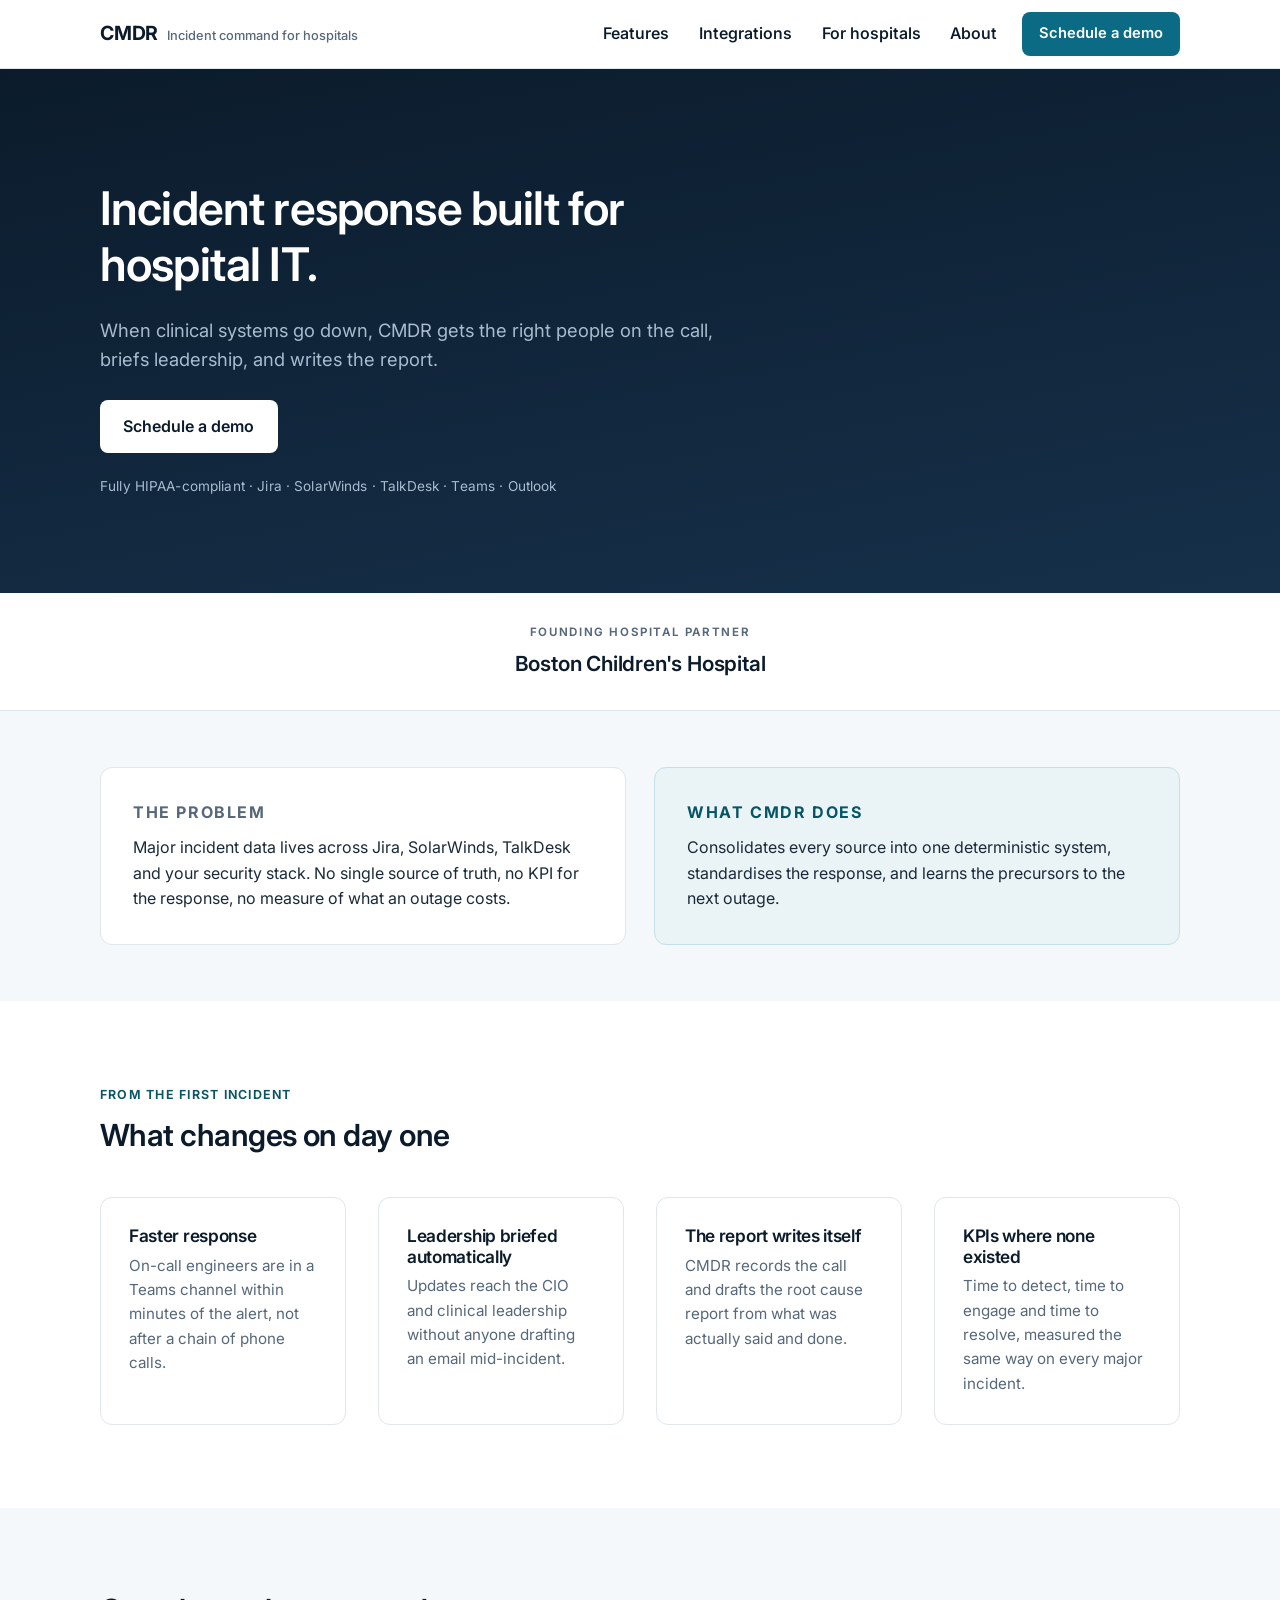
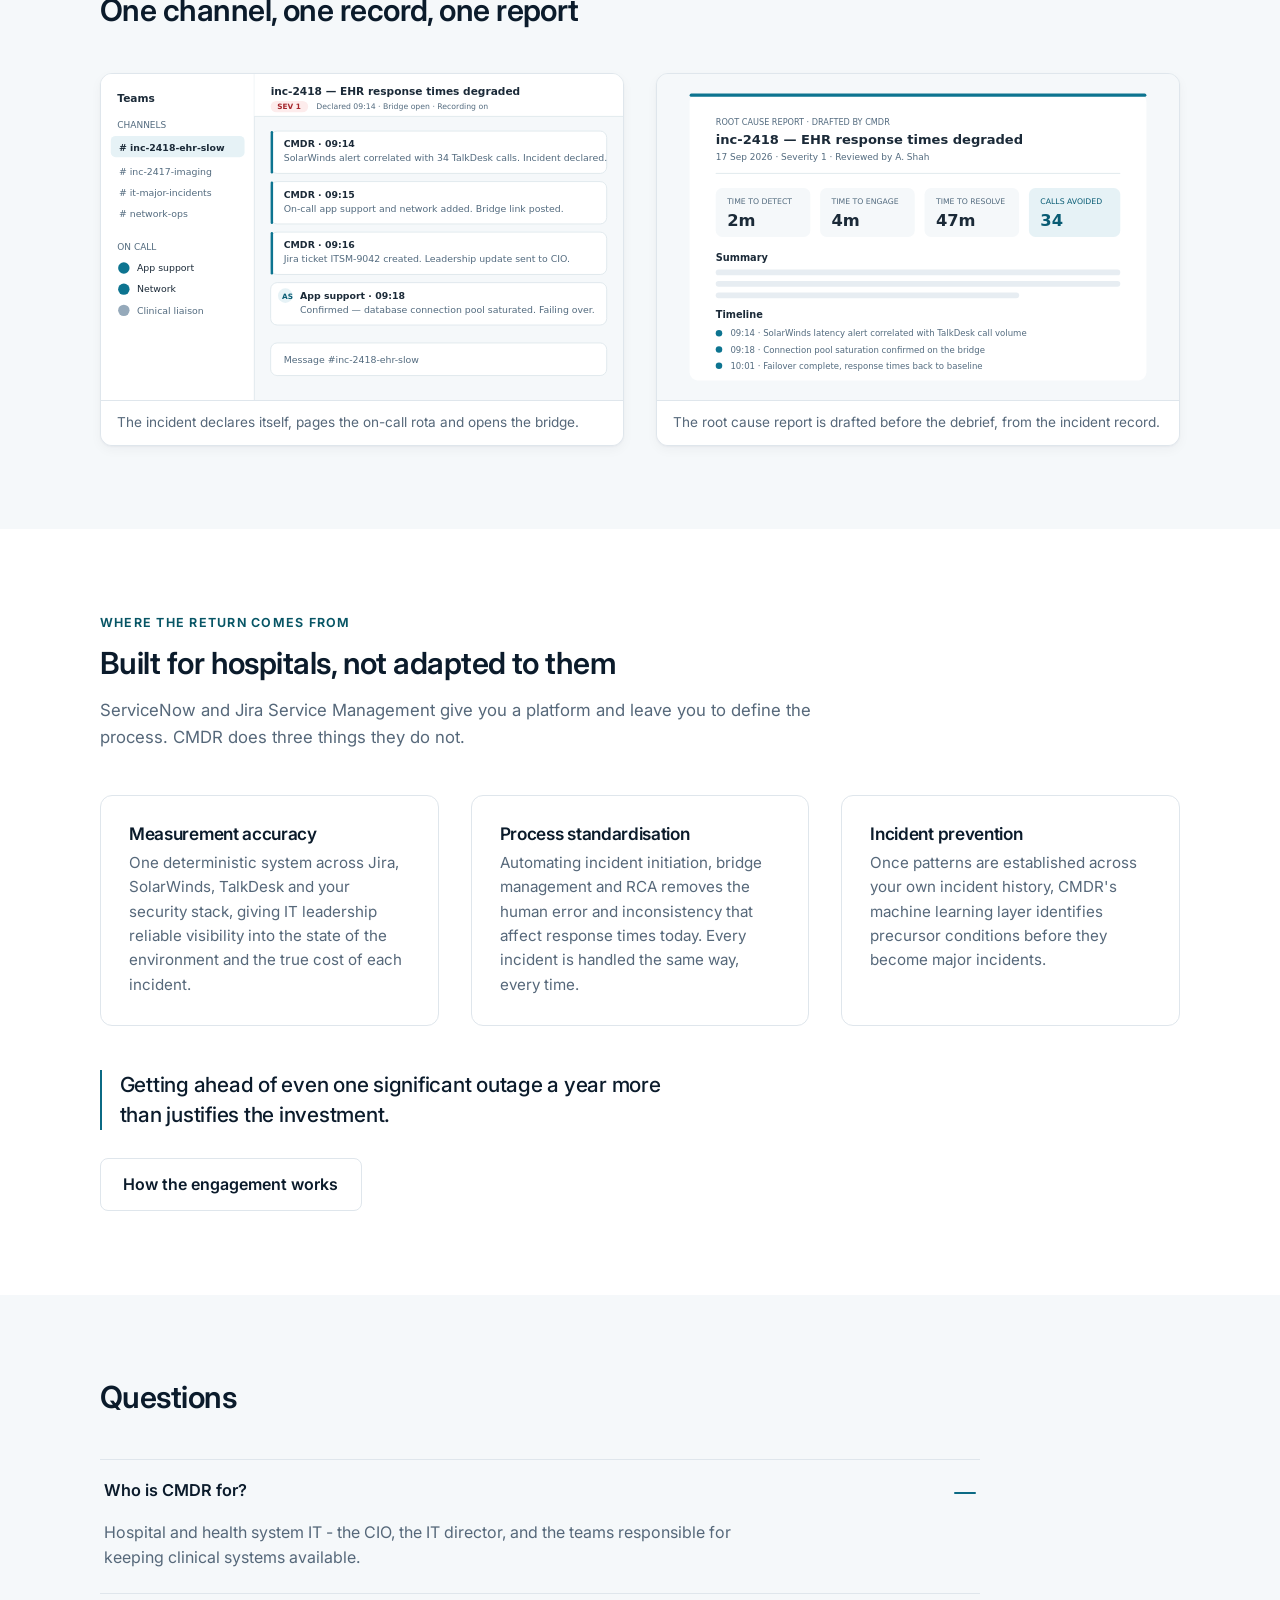
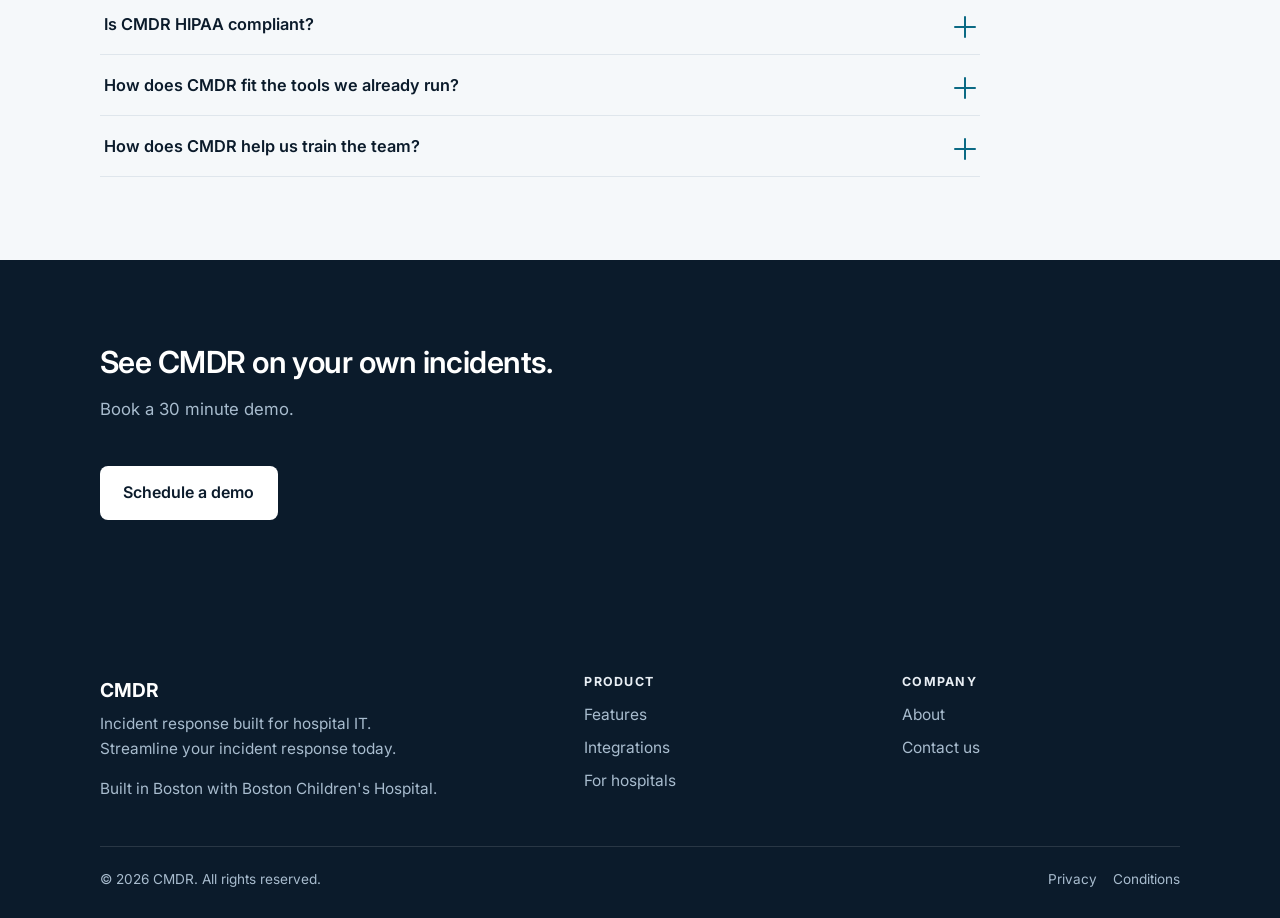
<file: index.html>
<!DOCTYPE html>
<html lang="en">
<head>
  <meta charset="utf-8">
  <meta name="viewport" content="width=device-width, initial-scale=1">
  <title>CMDR - Incident Response Management for Hospitals</title>
  <meta name="description" content="CMDR is incident response built for hospital IT. One system across Jira, SolarWinds, TalkDesk and Teams - with AI and machine learning in a fully HIPAA-compliant environment.">
  <link rel="preconnect" href="https://fonts.googleapis.com">
  <link rel="preconnect" href="https://fonts.gstatic.com" crossorigin>
  <link rel="stylesheet" href="https://fonts.googleapis.com/css2?family=Inter:wght@400;500;600;700&display=swap">
  <link rel="stylesheet" href="assets/css/styles.css">
</head>
<body>
    <a class="visually-hidden" href="#main">Skip to content</a>

  <header class="site-header">
    <div class="wrap site-header__inner">
      <a class="brand" href="index.html">
        CMDR
        <span class="brand__tag">Incident command for hospitals</span>
      </a>

      <button class="nav-toggle" type="button" aria-controls="site-nav" aria-expanded="false">
        Menu
      </button>

      <!-- §6: Product (Features, Integrations) / Healthcare / About / Schedule a demo -->
      <nav class="nav" id="site-nav" aria-label="Main">
        <ul class="nav__list">
          <li><a class="nav__link" href="features.html">Features</a></li>
          <li><a class="nav__link" href="integrations.html">Integrations</a></li>
          <li><a class="nav__link" href="healthcare.html">For hospitals</a></li>
          <li><a class="nav__link" href="about.html">About</a></li>
          <!-- §7: every demo call to action points at /contact, no on-page anchors. -->
          <li class="nav__cta"><a class="btn btn--primary btn--sm" href="contact.html">Schedule a demo</a></li>
        </ul>
      </nav>
    </div>
  </header>

  <main id="main">

    <section class="hero">
      <div class="wrap">
        <h1>Incident response built for hospital IT.</h1>
        <p class="hero__sub">
          When clinical systems go down, CMDR gets the right people on the call,
          briefs leadership, and writes the report.
        </p>
        <div class="btn-row">
          <a class="btn btn--on-dark" href="contact.html">Schedule a demo</a>
        </div>
        <p class="hero__meta">
          Fully HIPAA-compliant &middot; Jira &middot; SolarWinds &middot; TalkDesk
          &middot; Teams &middot; Outlook
        </p>
      </div>
    </section>

    <section class="partner-strip">
      <div class="wrap partners">
        <p class="partners__label">Founding Hospital Partner</p>
        <p class="partners__name">Boston Children's Hospital</p>
      </div>
    </section>

    <section class="section section--tight section--alt">
      <div class="wrap">
        <div class="band">
          <div class="band__card">
            <p class="band__label">The problem</p>
            <p>
              Major incident data lives across Jira, SolarWinds, TalkDesk and your
              security stack. No single source of truth, no KPI for the response,
              no measure of what an outage costs.
            </p>
          </div>
          <div class="band__card band__card--fix">
            <p class="band__label">What CMDR does</p>
            <p>
              Consolidates every source into one deterministic system, standardises
              the response, and learns the precursors to the next outage.
            </p>
          </div>
        </div>
      </div>
    </section>

    <section class="section">
      <div class="wrap">
        <div class="section-head">
          <span class="eyebrow">From the first incident</span>
          <h2>What changes on day one</h2>
        </div>
        <div class="grid grid--4">
          <div class="card">
            <h3>Faster response</h3>
            <p>On-call engineers are in a Teams channel within minutes of the alert, not after a chain of phone calls.</p>
          </div>
          <div class="card">
            <h3>Leadership briefed automatically</h3>
            <p>Updates reach the CIO and clinical leadership without anyone drafting an email mid-incident.</p>
          </div>
          <div class="card">
            <h3>The report writes itself</h3>
            <p>CMDR records the call and drafts the root cause report from what was actually said and done.</p>
          </div>
          <div class="card">
            <h3>KPIs where none existed</h3>
            <p>Time to detect, time to engage and time to resolve, measured the same way on every major incident.</p>
          </div>
        </div>
      </div>
    </section>

    <section class="section section--alt">
      <div class="wrap">
        <div class="section-head">
          <h2>One channel, one record, one report</h2>
        </div>
        <div class="grid grid--2">
          <figure class="figure">
            <img src="assets/img/incident-channel.svg"
                 alt="A CMDR incident channel: the incident declared from a correlated SolarWinds alert, on-call engineers added, the bridge opened and a Jira ticket created."
                 width="640" height="400">
            <figcaption>The incident declares itself, pages the on-call rota and opens the bridge.</figcaption>
          </figure>
          <figure class="figure">
            <img src="assets/img/incident-report.svg"
                 alt="A root cause report drafted by CMDR, showing time to detect, time to engage and time to resolve alongside a summary and timeline."
                 width="640" height="400">
            <figcaption>The root cause report is drafted before the debrief, from the incident record.</figcaption>
          </figure>
        </div>
      </div>
    </section>

    <!-- The three success measures from the CMDR vision deck, in the deck's
         own order. Incident prevention is the long-term saving. -->
    <section class="section">
      <div class="wrap">
        <div class="section-head">
          <span class="eyebrow">Where the return comes from</span>
          <h2>Built for hospitals, not adapted to them</h2>
          <p class="lede">
            ServiceNow and Jira Service Management give you a platform and leave you
            to define the process. CMDR does three things they do not.
          </p>
        </div>

        <div class="grid grid--3">
          <div class="card">
            <h3>Measurement accuracy</h3>
            <p>
              One deterministic system across Jira, SolarWinds, TalkDesk and your
              security stack, giving IT leadership reliable visibility into the state
              of the environment and the true cost of each incident.
            </p>
          </div>
          <div class="card">
            <h3>Process standardisation</h3>
            <p>
              Automating incident initiation, bridge management and RCA removes the
              human error and inconsistency that affect response times today. Every
              incident is handled the same way, every time.
            </p>
          </div>
          <div class="card">
            <h3>Incident prevention</h3>
            <p>
              Once patterns are established across your own incident history, CMDR's
              machine learning layer identifies precursor conditions before they
              become major incidents.
            </p>
          </div>
        </div>

        <p class="pullquote">
          Getting ahead of even one significant outage a year more than justifies the
          investment.
        </p>
        <div class="btn-row">
          <a class="btn btn--ghost" href="healthcare.html">How the engagement works</a>
        </div>
      </div>
    </section>

    <section class="section section--alt">
      <div class="wrap">
        <div class="section-head">
          <h2>Questions</h2>
        </div>
        <div class="accordion">
          <div class="accordion__item">
            <h3 class="accordion__heading">
              <button class="accordion__trigger" type="button" aria-controls="faq-1" aria-expanded="true">
                Who is CMDR for?
                <span class="accordion__icon" aria-hidden="true"></span>
              </button>
            </h3>
            <div class="accordion__panel" id="faq-1">
              <p>
                Hospital and health system IT - the CIO, the IT director, and the
                teams responsible for keeping clinical systems available.
              </p>
            </div>
          </div>

          <div class="accordion__item">
            <h3 class="accordion__heading">
              <button class="accordion__trigger" type="button" aria-controls="faq-2" aria-expanded="false">
                Is CMDR HIPAA compliant?
                <span class="accordion__icon" aria-hidden="true"></span>
              </button>
            </h3>
            <div class="accordion__panel" id="faq-2">
              <p>
                Yes. CMDR leverages AI and machine learning in a fully
                HIPAA-compliant environment. Atlassian Jira's AI solutions are not
                currently HIPAA compliant.
              </p>
            </div>
          </div>

          <div class="accordion__item">
            <h3 class="accordion__heading">
              <button class="accordion__trigger" type="button" aria-controls="faq-3" aria-expanded="false">
                How does CMDR fit the tools we already run?
                <span class="accordion__icon" aria-hidden="true"></span>
              </button>
            </h3>
            <div class="accordion__panel" id="faq-3">
              <p>
                CMDR connects to Jira, SolarWinds, TalkDesk, Microsoft Teams, Outlook
                and your security monitoring stack. Nothing is ripped out and
                replaced. <a href="integrations.html">See the integrations &rarr;</a>
              </p>
            </div>
          </div>

          <div class="accordion__item">
            <h3 class="accordion__heading">
              <button class="accordion__trigger" type="button" aria-controls="faq-4" aria-expanded="false">
                How does CMDR help us train the team?
                <span class="accordion__icon" aria-hidden="true"></span>
              </button>
            </h3>
            <div class="accordion__panel" id="faq-4">
              <p>
                Every incident is handled the same way and recorded, so CMDR builds
                training from your own incidents. Standardised processes shorten
                onboarding for new IT staff.
              </p>
            </div>
          </div>
        </div>
      </div>
    </section>

    <section class="section section--dark">
      <div class="wrap">
        <div class="section-head">
          <h2>See CMDR on your own incidents.</h2>
          <p class="lede">Book a 30 minute demo.</p>
        </div>
        <div class="btn-row">
          <a class="btn btn--on-dark" href="contact.html">Schedule a demo</a>
        </div>
      </div>
    </section>

  </main>

    <footer class="site-footer">
    <div class="wrap">
      <div class="footer-top">
        <div class="footer-brand">
          <span class="footer-brand__name">CMDR</span>
          <p>Incident response built for hospital IT. Streamline your incident response today.</p>
          <p style="margin-top:.6rem">Built in Boston with Boston Children's Hospital.</p>
        </div>

        <div class="footer-col">
          <h4>Product</h4>
          <ul>
            <li><a href="features.html">Features</a></li>
            <li><a href="integrations.html">Integrations</a></li>
            <li><a href="healthcare.html">For hospitals</a></li>
          </ul>
        </div>

        <div class="footer-col">
          <h4>Company</h4>
          <ul>
            <li><a href="about.html">About</a></li>
            <li><a href="contact.html">Contact us</a></li>
          </ul>
        </div>
      </div>

      <div class="footer-bottom">
        <span>&copy; 2026 CMDR. All rights reserved.</span>
        <span class="footer-legal">
          <a href="privacy.html">Privacy</a>
          <a href="terms.html">Conditions</a>
        </span>
      </div>
    </div>
  </footer>

  <script src="assets/js/main.js" defer></script>
</body>
</html>
</file>
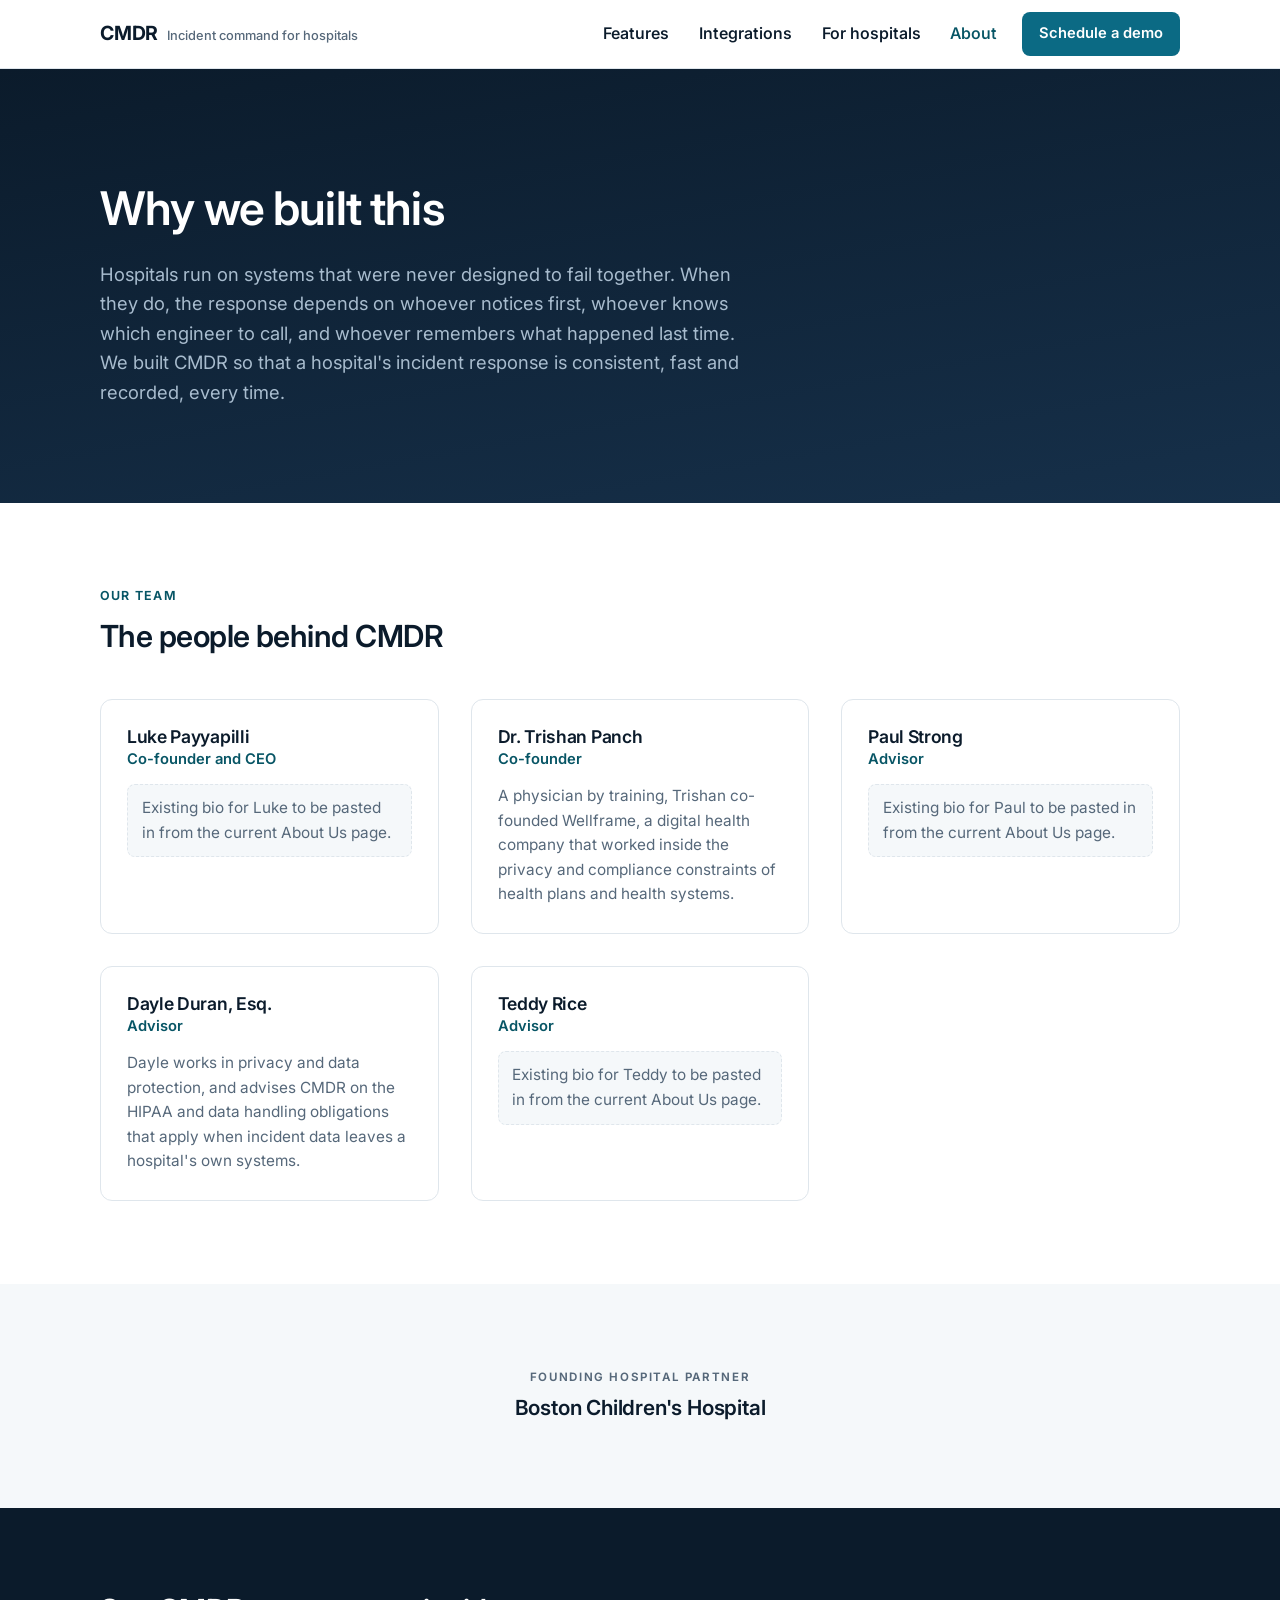
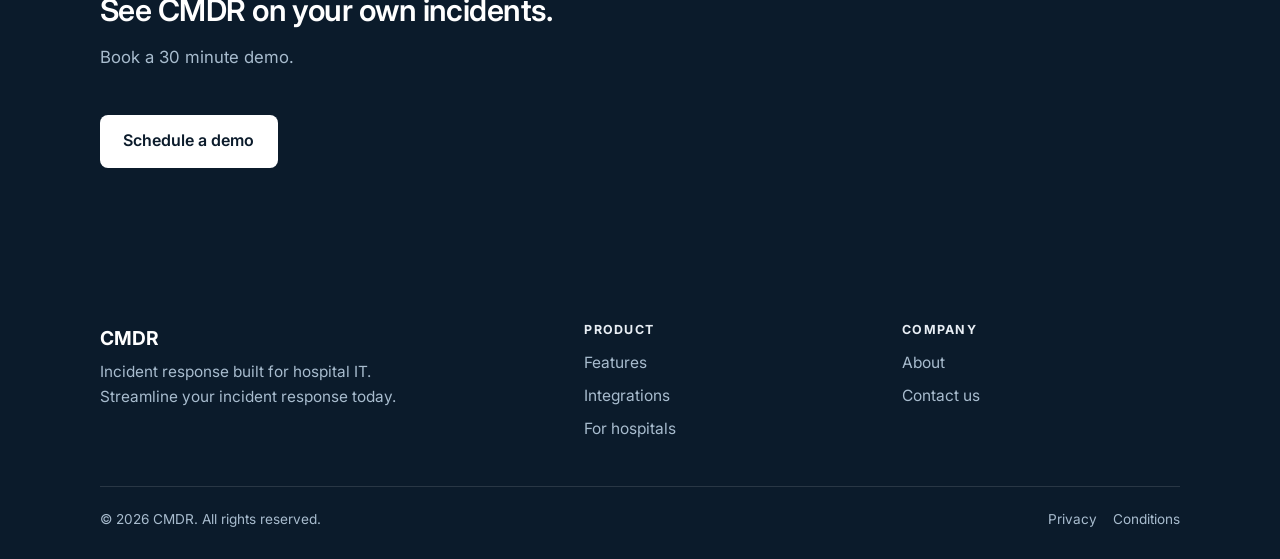
<file: about.html>
<!DOCTYPE html>
<html lang="en">
<head>
  <meta charset="utf-8">
  <meta name="viewport" content="width=device-width, initial-scale=1">
  <title>Our Team - CMDR Incident Response for Hospitals</title>
  <meta name="description" content="Why we built CMDR, and the team behind incident response for hospital IT.">
  <link rel="preconnect" href="https://fonts.googleapis.com">
  <link rel="preconnect" href="https://fonts.gstatic.com" crossorigin>
  <link rel="stylesheet" href="https://fonts.googleapis.com/css2?family=Inter:wght@400;500;600;700&display=swap">
  <link rel="stylesheet" href="assets/css/styles.css">
</head>
<body>
    <a class="visually-hidden" href="#main">Skip to content</a>

  <header class="site-header">
    <div class="wrap site-header__inner">
      <a class="brand" href="index.html">
        CMDR
        <span class="brand__tag">Incident command for hospitals</span>
      </a>

      <button class="nav-toggle" type="button" aria-controls="site-nav" aria-expanded="false">
        Menu
      </button>

      <!-- Product (Features, Integrations) / Healthcare / About / Schedule a demo -->
      <nav class="nav" id="site-nav" aria-label="Main">
        <ul class="nav__list">
          <li><a class="nav__link" href="features.html">Features</a></li>
          <li><a class="nav__link" href="integrations.html">Integrations</a></li>
          <li><a class="nav__link" href="healthcare.html">For hospitals</a></li>
          <li><a class="nav__link" href="about.html" aria-current="page">About</a></li>
            <li class="nav__cta"><a class="btn btn--primary btn--sm" href="contact.html">Schedule a demo</a></li>
        </ul>
      </nav>
    </div>
  </header>

  <main id="main">

    <!-- Why we built this. -->
    <section class="hero">
      <div class="wrap">
        <h1>Why we built this</h1>
        <p class="hero__sub">
          Hospitals run on systems that were never designed to fail together. When
          they do, the response depends on whoever notices first, whoever knows
          which engineer to call, and whoever remembers what happened last time. We
          built CMDR so that a hospital's incident response is consistent, fast and
          recorded, every time.
        </p>
      </div>
    </section>

    <!-- Team: roles added; bio bodies still to be pasted back in, see NOTES.md. -->
    <section class="section">
      <div class="wrap">
        <div class="section-head">
          <span class="eyebrow">Our team</span>
          <h2>The people behind CMDR</h2>
        </div>

        <div class="grid grid--3">
          <div class="person">
            <h3>Luke Payyapilli</h3>
            <span class="person__role">Co-founder and CEO</span>
            <!-- TODO: paste the existing bio for Luke from the current About Us page. -->
            <p class="todo">Existing bio for Luke to be pasted in from the current About Us page.</p>
          </div>

          <div class="person">
            <h3>Dr. Trishan Panch</h3>
            <span class="person__role">Co-founder</span>
            <!-- TODO: paste the existing bio, keeping the added healthcare clause below. -->
            <p>
              A physician by training, Trishan co-founded Wellframe, a digital
              health company that worked inside the privacy and compliance
              constraints of health plans and health systems.
            </p>
          </div>

          <div class="person">
            <h3>Paul Strong</h3>
            <span class="person__role">Advisor</span>
            <!-- TODO: paste the existing bio for Paul from the current About Us page. -->
            <p class="todo">Existing bio for Paul to be pasted in from the current About Us page.</p>
          </div>

          <div class="person">
            <h3>Dayle Duran, Esq.</h3>
            <span class="person__role">Advisor</span>
            <!-- TODO: paste the existing bio, keeping the added privacy clause below. -->
            <p>
              Dayle works in privacy and data protection, and advises CMDR on the
              HIPAA and data handling obligations that apply when incident data
              leaves a hospital's own systems.
            </p>
          </div>

          <div class="person">
            <h3>Teddy Rice</h3>
            <span class="person__role">Advisor</span>
            <!-- TODO: paste the existing bio for Teddy from the current About Us page. -->
            <p class="todo">Existing bio for Teddy to be pasted in from the current About Us page.</p>
          </div>
        </div>
      </div>
    </section>

    <section class="section section--alt">
      <div class="wrap partners">
        <p class="partners__label">Founding Hospital Partner</p>
        <p class="partners__name">Boston Children's Hospital</p>
      </div>
    </section>

    <section class="section section--dark">
      <div class="wrap">
        <div class="section-head">
          <h2>See CMDR on your own incidents.</h2>
          <p class="lede">Book a 30 minute demo.</p>
        </div>
        <div class="btn-row">
          <a class="btn btn--on-dark" href="contact.html">Schedule a demo</a>
        </div>
      </div>
    </section>

  </main>

    <footer class="site-footer">
    <div class="wrap">
      <div class="footer-top">
        <div class="footer-brand">
          <span class="footer-brand__name">CMDR</span>
          <p>Incident response built for hospital IT. Streamline your incident response today.</p>
          <!-- PENDING CONFIRMATION: enable once Boston Children's Hospital has
               approved use of its name on the website.
          <p style="margin-top:.6rem">Built in Boston with Boston Children's Hospital.</p>
          -->
        </div>

        <div class="footer-col">
          <h4>Product</h4>
          <ul>
            <li><a href="features.html">Features</a></li>
            <li><a href="integrations.html">Integrations</a></li>
            <li><a href="healthcare.html">For hospitals</a></li>
          </ul>
        </div>

        <div class="footer-col">
          <h4>Company</h4>
          <ul>
            <li><a href="about.html">About</a></li>
            <li><a href="contact.html">Contact us</a></li>
          </ul>
        </div>
      </div>

      <div class="footer-bottom">
        <span>&copy; 2026 CMDR. All rights reserved.</span>
        <span class="footer-legal">
          <a href="privacy.html">Privacy</a>
          <a href="terms.html">Conditions</a>
        </span>
      </div>
    </div>
  </footer>

  <script src="assets/js/main.js" defer></script>
</body>
</html>
</file>
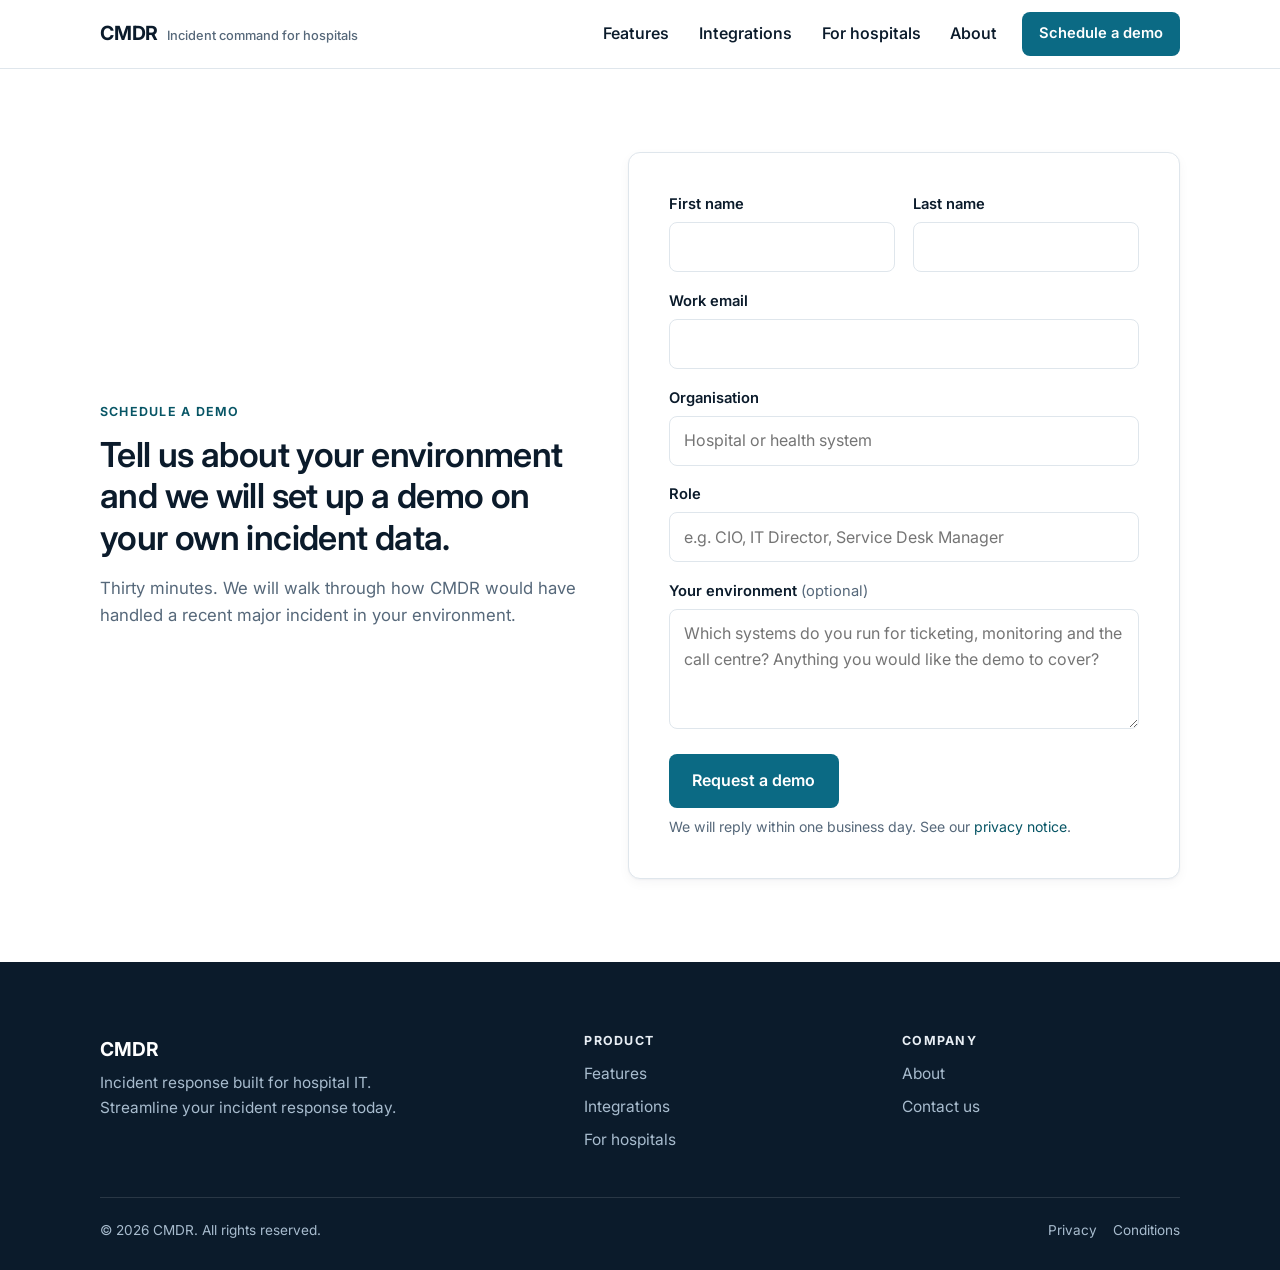
<file: contact.html>
<!DOCTYPE html>
<html lang="en">
<head>
  <meta charset="utf-8">
  <meta name="viewport" content="width=device-width, initial-scale=1">
  <title>Schedule a Demo - CMDR Incident Response for Hospitals</title>
  <meta name="description" content="Tell us about your environment and we will set up a demo of CMDR on your own incident data.">
  <link rel="preconnect" href="https://fonts.googleapis.com">
  <link rel="preconnect" href="https://fonts.gstatic.com" crossorigin>
  <link rel="stylesheet" href="https://fonts.googleapis.com/css2?family=Inter:wght@400;500;600;700&display=swap">
  <link rel="stylesheet" href="assets/css/styles.css">
</head>
<body>
    <a class="visually-hidden" href="#main">Skip to content</a>

  <header class="site-header">
    <div class="wrap site-header__inner">
      <a class="brand" href="index.html">
        CMDR
        <span class="brand__tag">Incident command for hospitals</span>
      </a>

      <button class="nav-toggle" type="button" aria-controls="site-nav" aria-expanded="false">
        Menu
      </button>

      <!-- Product (Features, Integrations) / Healthcare / About / Schedule a demo -->
      <nav class="nav" id="site-nav" aria-label="Main">
        <ul class="nav__list">
          <li><a class="nav__link" href="features.html">Features</a></li>
          <li><a class="nav__link" href="integrations.html">Integrations</a></li>
          <li><a class="nav__link" href="healthcare.html">For hospitals</a></li>
          <li><a class="nav__link" href="about.html">About</a></li>
            <li class="nav__cta"><a class="btn btn--primary btn--sm" href="contact.html">Schedule a demo</a></li>
        </ul>
      </nav>
    </div>
  </header>

  <main id="main">

    <!-- Demo request. Organisation and Role show whether a CIO or an engineer writes. -->
    <section class="section">
      <div class="wrap">
        <div class="media">
          <div class="media__text">
            <span class="eyebrow">Schedule a demo</span>
            <h1 class="h1-sentence">Tell us about your environment and we will set up a demo on your own incident data.</h1>
            <p class="lede" style="margin-top:1rem">
              Thirty minutes. We will walk through how CMDR would have handled a
              recent major incident in your environment.
            </p>
          </div>

          <div class="form-card">
            <!-- TODO: point `action` at the form handler used by the live site
                 (Webflow form, HubSpot, or an endpoint of your own). -->
            <form action="#" method="post">
              <div class="field-row">
                <div class="field">
                  <label for="first-name">First name</label>
                  <input id="first-name" name="first-name" type="text" autocomplete="given-name" required>
                </div>
                <div class="field">
                  <label for="last-name">Last name</label>
                  <input id="last-name" name="last-name" type="text" autocomplete="family-name" required>
                </div>
              </div>

              <div class="field">
                <label for="email">Work email</label>
                <input id="email" name="email" type="email" autocomplete="email" required>
              </div>

              <div class="field">
                <label for="organisation">Organisation</label>
                <input id="organisation" name="organisation" type="text" autocomplete="organization"
                       placeholder="Hospital or health system" required>
              </div>

              <div class="field">
                <label for="role">Role</label>
                <input id="role" name="role" type="text" autocomplete="organization-title"
                       placeholder="e.g. CIO, IT Director, Service Desk Manager" required>
              </div>

              <div class="field">
                <label for="environment">
                  Your environment <span class="hint">(optional)</span>
                </label>
                <textarea id="environment" name="environment"
                          placeholder="Which systems do you run for ticketing, monitoring and the call centre? Anything you would like the demo to cover?"></textarea>
              </div>

              <div class="btn-row">
                <button class="btn btn--primary" type="submit">Request a demo</button>
              </div>
              <p class="form-foot">
                We will reply within one business day. See our
                <a href="privacy.html">privacy notice</a>.
              </p>
            </form>
          </div>
        </div>
      </div>
    </section>

  </main>

    <footer class="site-footer">
    <div class="wrap">
      <div class="footer-top">
        <div class="footer-brand">
          <span class="footer-brand__name">CMDR</span>
          <p>Incident response built for hospital IT. Streamline your incident response today.</p>
          <!-- PENDING CONFIRMATION: enable once Boston Children's Hospital has
               approved use of its name on the website.
          <p style="margin-top:.6rem">Built in Boston with Boston Children's Hospital.</p>
          -->
        </div>

        <div class="footer-col">
          <h4>Product</h4>
          <ul>
            <li><a href="features.html">Features</a></li>
            <li><a href="integrations.html">Integrations</a></li>
            <li><a href="healthcare.html">For hospitals</a></li>
          </ul>
        </div>

        <div class="footer-col">
          <h4>Company</h4>
          <ul>
            <li><a href="about.html">About</a></li>
            <li><a href="contact.html">Contact us</a></li>
          </ul>
        </div>
      </div>

      <div class="footer-bottom">
        <span>&copy; 2026 CMDR. All rights reserved.</span>
        <span class="footer-legal">
          <a href="privacy.html">Privacy</a>
          <a href="terms.html">Conditions</a>
        </span>
      </div>
    </div>
  </footer>

  <script src="assets/js/main.js" defer></script>
</body>
</html>
</file>
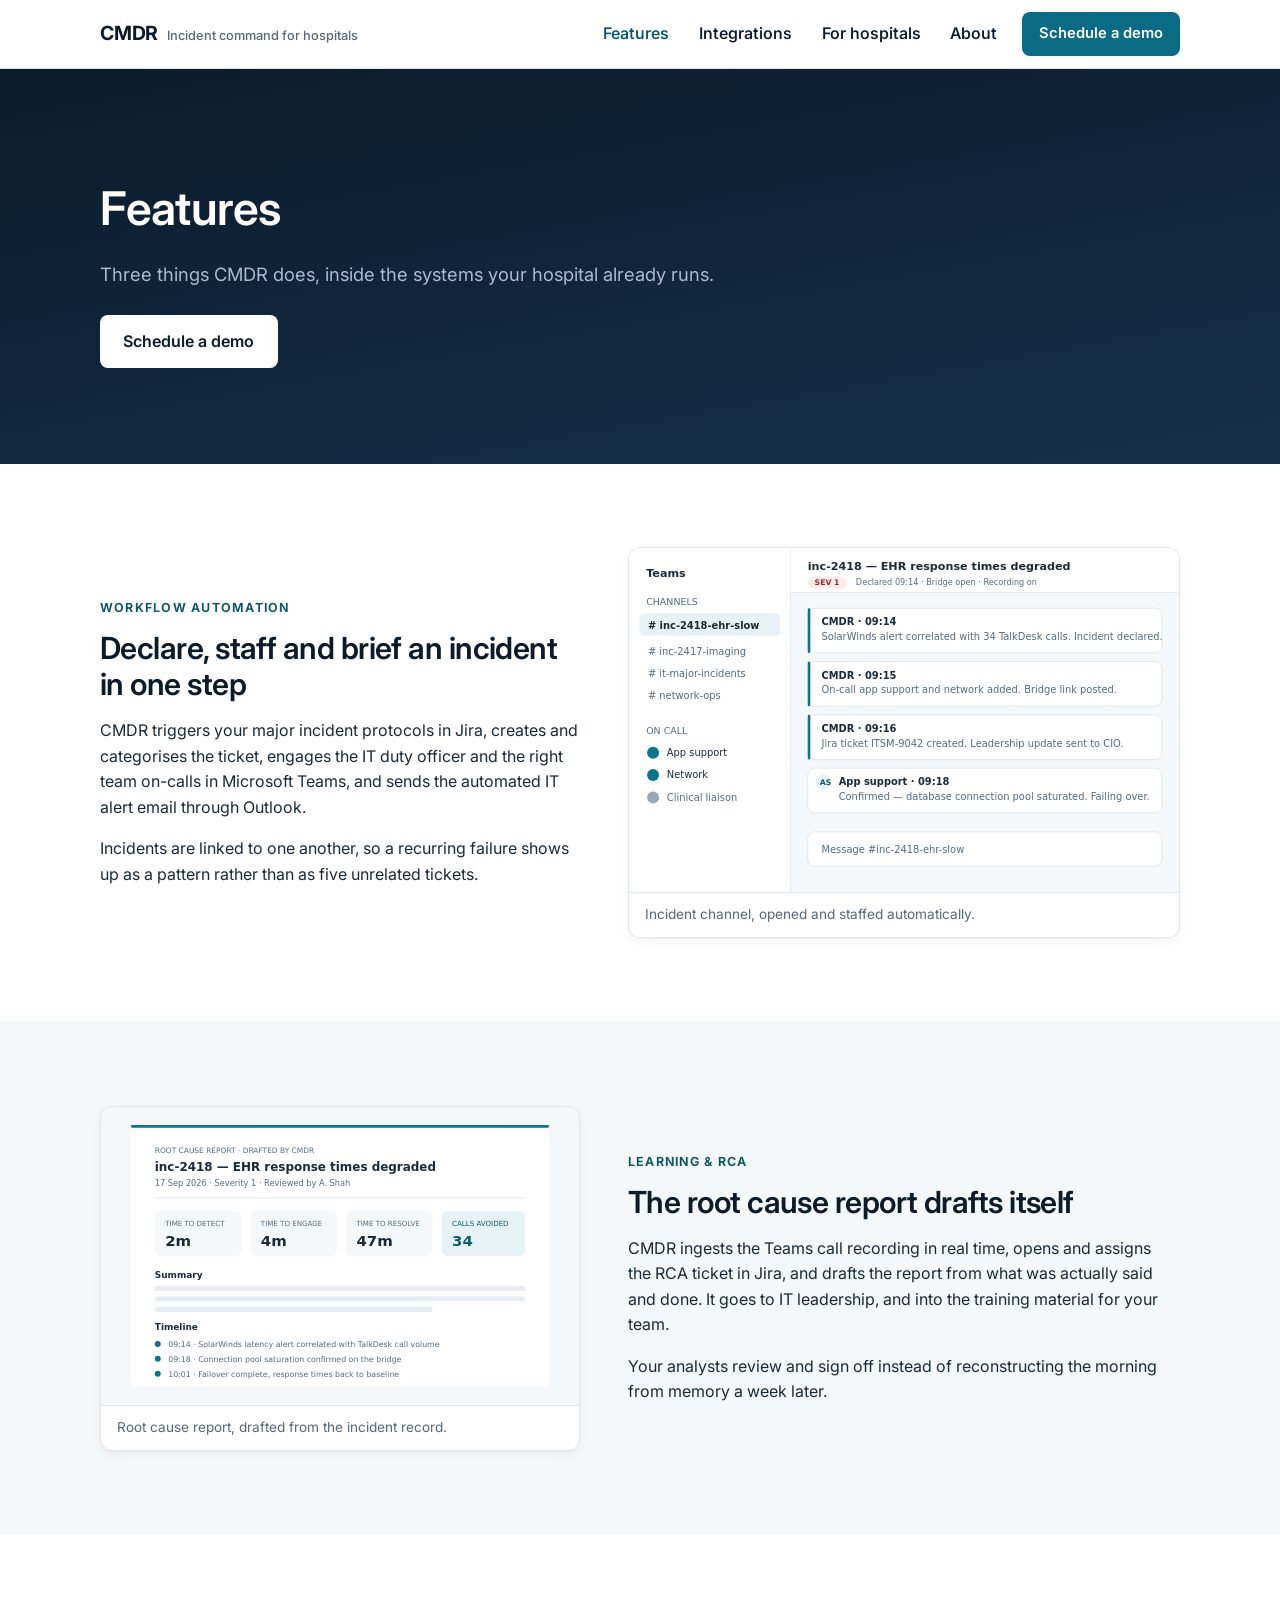
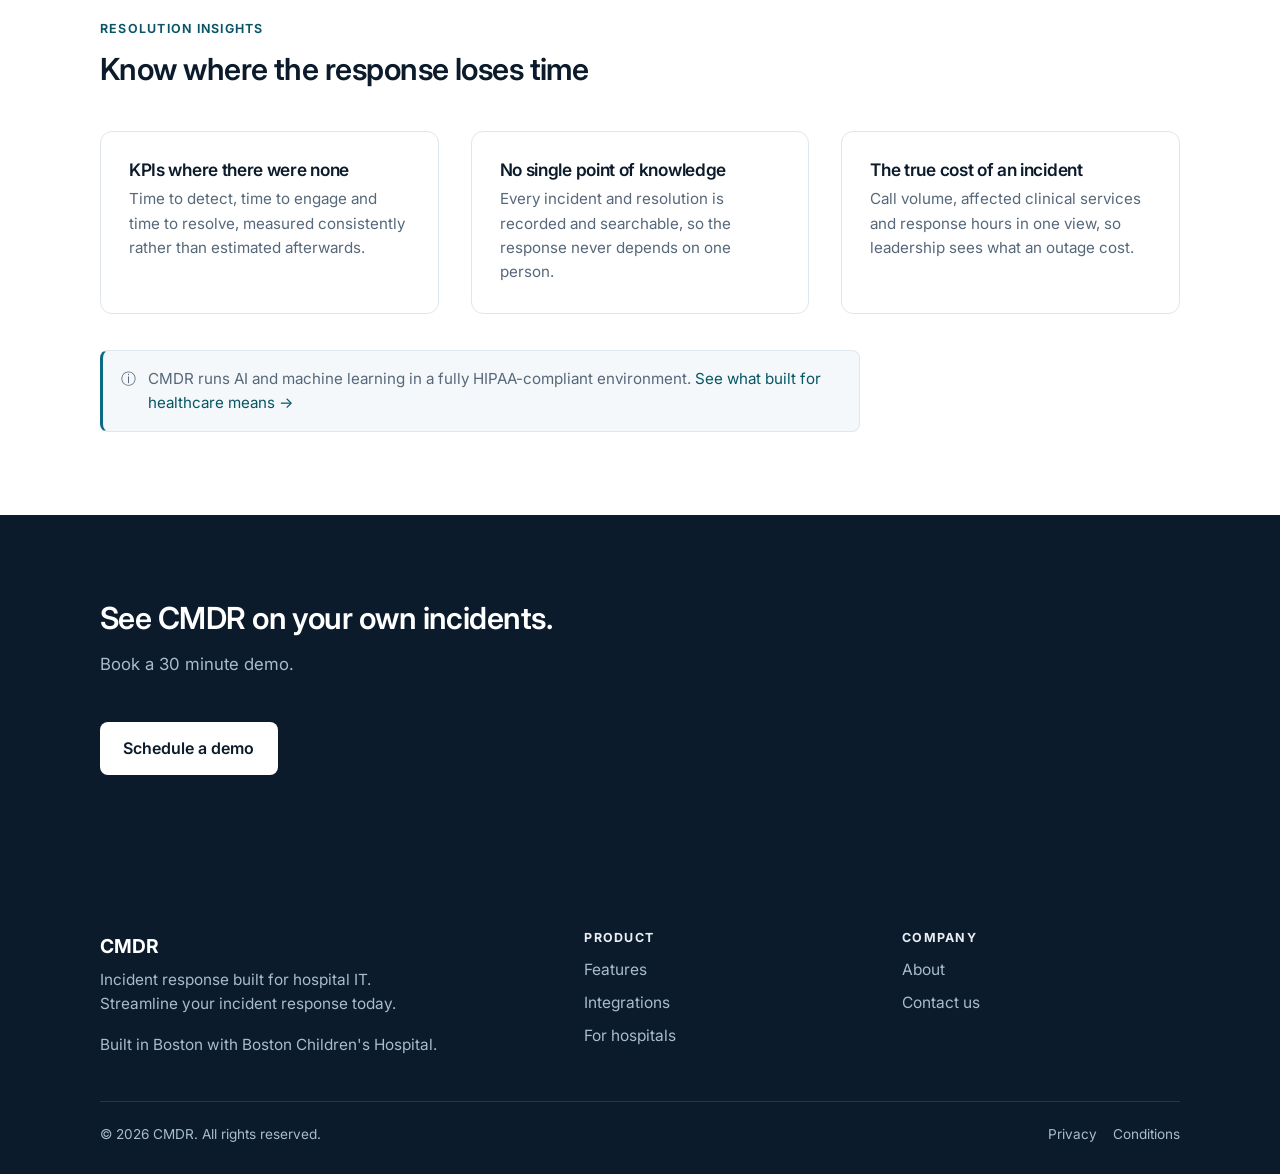
<file: features.html>
<!DOCTYPE html>
<html lang="en">
<head>
  <meta charset="utf-8">
  <meta name="viewport" content="width=device-width, initial-scale=1">
  <title>CMDR - Platform Features for Healthcare IT</title>
  <meta name="description" content="Workflow automation, learning and RCA, and resolution insights - the CMDR platform for hospital IT major incident response.">
  <link rel="preconnect" href="https://fonts.googleapis.com">
  <link rel="preconnect" href="https://fonts.gstatic.com" crossorigin>
  <link rel="stylesheet" href="https://fonts.googleapis.com/css2?family=Inter:wght@400;500;600;700&display=swap">
  <link rel="stylesheet" href="assets/css/styles.css">
</head>
<body>
    <a class="visually-hidden" href="#main">Skip to content</a>

  <header class="site-header">
    <div class="wrap site-header__inner">
      <a class="brand" href="index.html">
        CMDR
        <span class="brand__tag">Incident command for hospitals</span>
      </a>

      <button class="nav-toggle" type="button" aria-controls="site-nav" aria-expanded="false">
        Menu
      </button>

      <!-- §6: Product (Features, Integrations) / Healthcare / About / Schedule a demo -->
      <nav class="nav" id="site-nav" aria-label="Main">
        <ul class="nav__list">
          <li><a class="nav__link" href="features.html" aria-current="page">Features</a></li>
          <li><a class="nav__link" href="integrations.html">Integrations</a></li>
          <li><a class="nav__link" href="healthcare.html">For hospitals</a></li>
          <li><a class="nav__link" href="about.html">About</a></li>
          <!-- §7: every demo call to action points at /contact, no on-page anchors. -->
          <li class="nav__cta"><a class="btn btn--primary btn--sm" href="contact.html">Schedule a demo</a></li>
        </ul>
      </nav>
    </div>
  </header>

  <main id="main">

    <section class="hero">
      <div class="wrap">
        <h1>Features</h1>
        <p class="hero__sub">
          Three things CMDR does, inside the systems your hospital already runs.
        </p>
        <div class="btn-row">
          <a class="btn btn--on-dark" href="contact.html">Schedule a demo</a>
        </div>
      </div>
    </section>

    <!-- Workflow automation, per the deck's architecture: Jira ticket creation
         and categorisation, Teams engagement of the IT DOC and on-calls,
         Outlook automated alert email. -->
    <section class="section">
      <div class="wrap">
        <div class="media">
          <div class="media__text">
            <span class="eyebrow">Workflow automation</span>
            <h2>Declare, staff and brief an incident in one step</h2>
            <p>
              CMDR triggers your major incident protocols in Jira, creates and
              categorises the ticket, engages the IT duty officer and the right team
              on-calls in Microsoft Teams, and sends the automated IT alert email
              through Outlook.
            </p>
            <p>
              Incidents are linked to one another, so a recurring failure shows up as
              a pattern rather than as five unrelated tickets.
            </p>
          </div>
          <figure class="figure">
            <img src="assets/img/incident-channel.svg"
                 alt="A CMDR incident channel showing the incident declared, on-call engineers added, the bridge opened and a Jira ticket created."
                 width="640" height="400">
            <figcaption>Incident channel, opened and staffed automatically.</figcaption>
          </figure>
        </div>
      </div>
    </section>

    <section class="section section--alt">
      <div class="wrap">
        <div class="media media--flip">
          <div class="media__text">
            <span class="eyebrow">Learning &amp; RCA</span>
            <h2>The root cause report drafts itself</h2>
            <p>
              CMDR ingests the Teams call recording in real time, opens and assigns
              the RCA ticket in Jira, and drafts the report from what was actually
              said and done. It goes to IT leadership, and into the training material
              for your team.
            </p>
            <p>
              Your analysts review and sign off instead of reconstructing the morning
              from memory a week later.
            </p>
          </div>
          <figure class="figure">
            <img src="assets/img/incident-report.svg"
                 alt="A root cause report drafted by CMDR with time to detect, time to engage and time to resolve, a summary and a timeline."
                 width="640" height="400">
            <figcaption>Root cause report, drafted from the incident record.</figcaption>
          </figure>
        </div>
      </div>
    </section>

    <section class="section">
      <div class="wrap">
        <div class="section-head">
          <span class="eyebrow">Resolution insights</span>
          <h2>Know where the response loses time</h2>
        </div>
        <div class="grid grid--3">
          <div class="card">
            <h3>KPIs where there were none</h3>
            <p>Time to detect, time to engage and time to resolve, measured consistently rather than estimated afterwards.</p>
          </div>
          <div class="card">
            <h3>No single point of knowledge</h3>
            <p>Every incident and resolution is recorded and searchable, so the response never depends on one person.</p>
          </div>
          <div class="card">
            <h3>The true cost of an incident</h3>
            <p>Call volume, affected clinical services and response hours in one view, so leadership sees what an outage cost.</p>
          </div>
        </div>

        <p class="status-note">
          <span aria-hidden="true">&#9432;</span>
          <span>
            CMDR runs AI and machine learning in a fully HIPAA-compliant environment.
            <a href="healthcare.html">See what built for healthcare means &rarr;</a>
          </span>
        </p>
      </div>
    </section>

    <section class="section section--dark">
      <div class="wrap">
        <div class="section-head">
          <h2>See CMDR on your own incidents.</h2>
          <p class="lede">Book a 30 minute demo.</p>
        </div>
        <div class="btn-row">
          <a class="btn btn--on-dark" href="contact.html">Schedule a demo</a>
        </div>
      </div>
    </section>

  </main>

    <footer class="site-footer">
    <div class="wrap">
      <div class="footer-top">
        <div class="footer-brand">
          <span class="footer-brand__name">CMDR</span>
          <p>Incident response built for hospital IT. Streamline your incident response today.</p>
          <p style="margin-top:.6rem">Built in Boston with Boston Children's Hospital.</p>
        </div>

        <div class="footer-col">
          <h4>Product</h4>
          <ul>
            <li><a href="features.html">Features</a></li>
            <li><a href="integrations.html">Integrations</a></li>
            <li><a href="healthcare.html">For hospitals</a></li>
          </ul>
        </div>

        <div class="footer-col">
          <h4>Company</h4>
          <ul>
            <li><a href="about.html">About</a></li>
            <li><a href="contact.html">Contact us</a></li>
          </ul>
        </div>
      </div>

      <div class="footer-bottom">
        <span>&copy; 2026 CMDR. All rights reserved.</span>
        <span class="footer-legal">
          <a href="privacy.html">Privacy</a>
          <a href="terms.html">Conditions</a>
        </span>
      </div>
    </div>
  </footer>

  <script src="assets/js/main.js" defer></script>
</body>
</html>
</file>
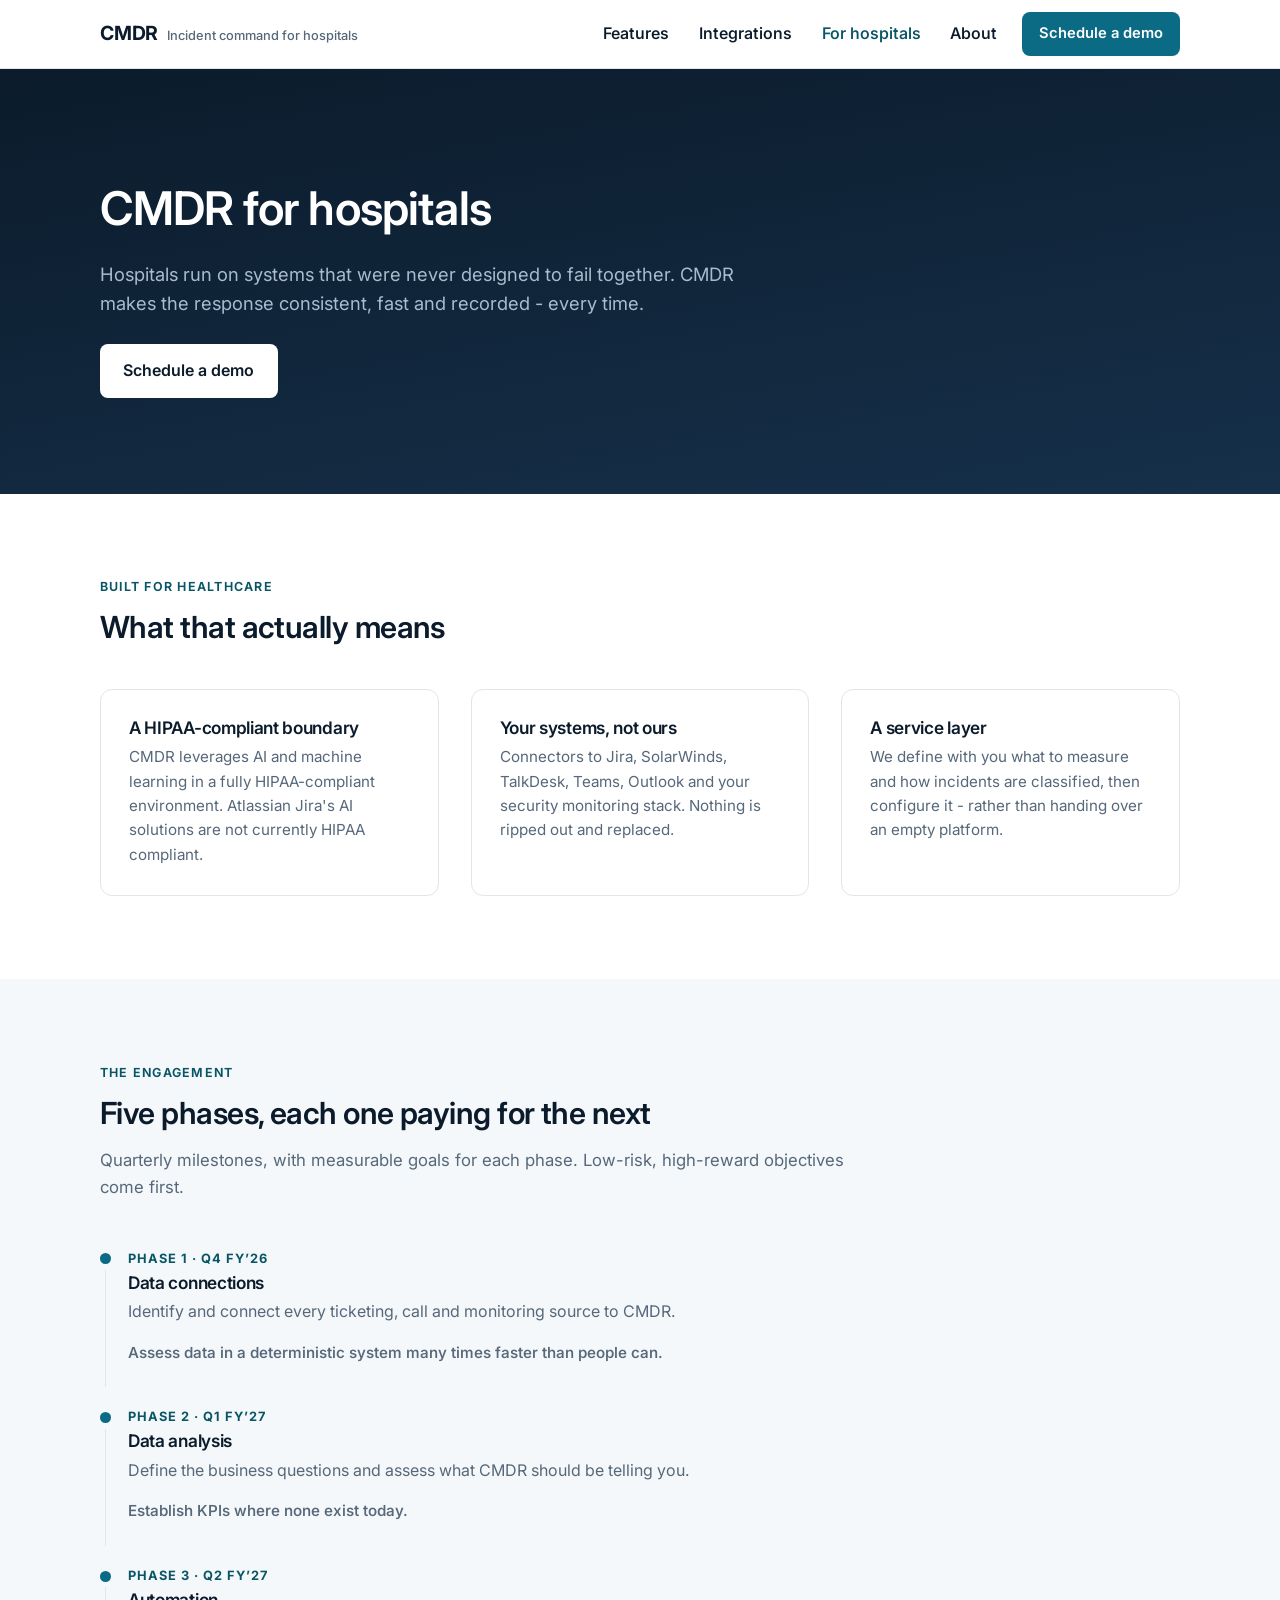
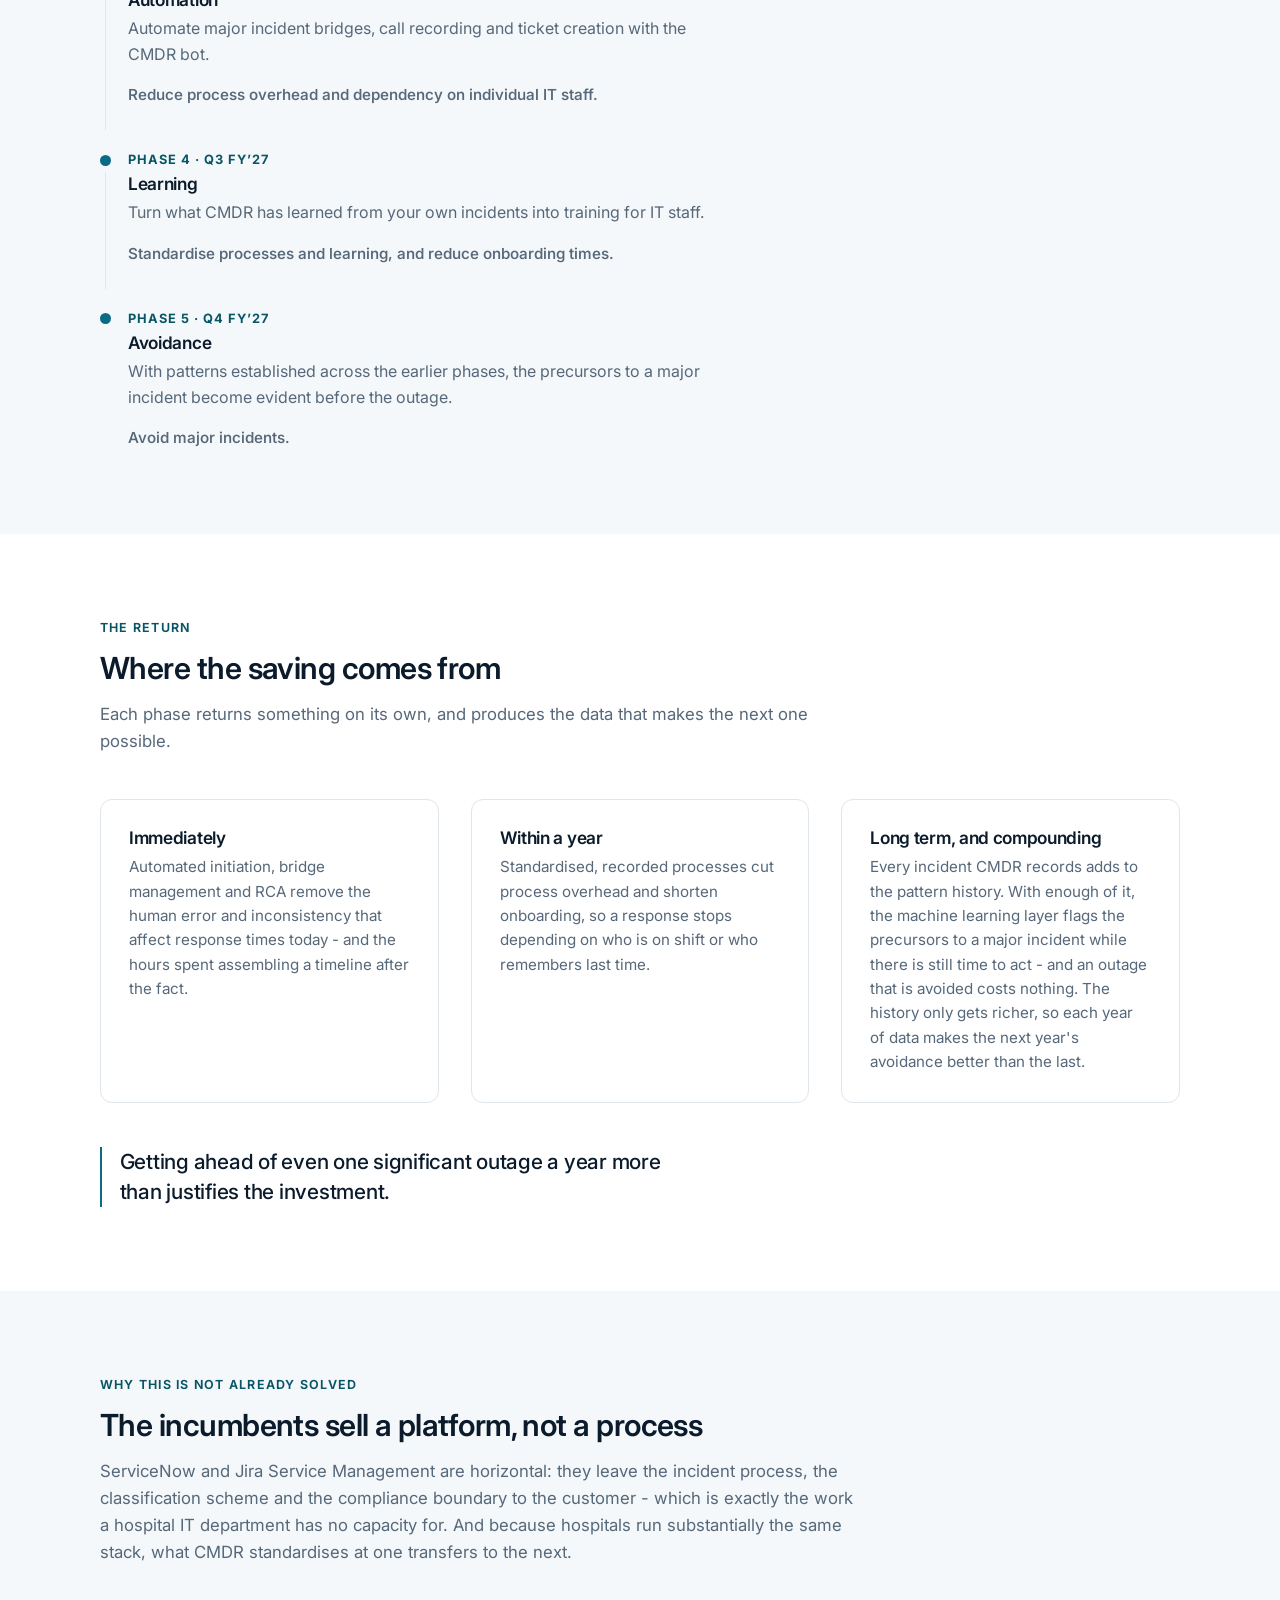
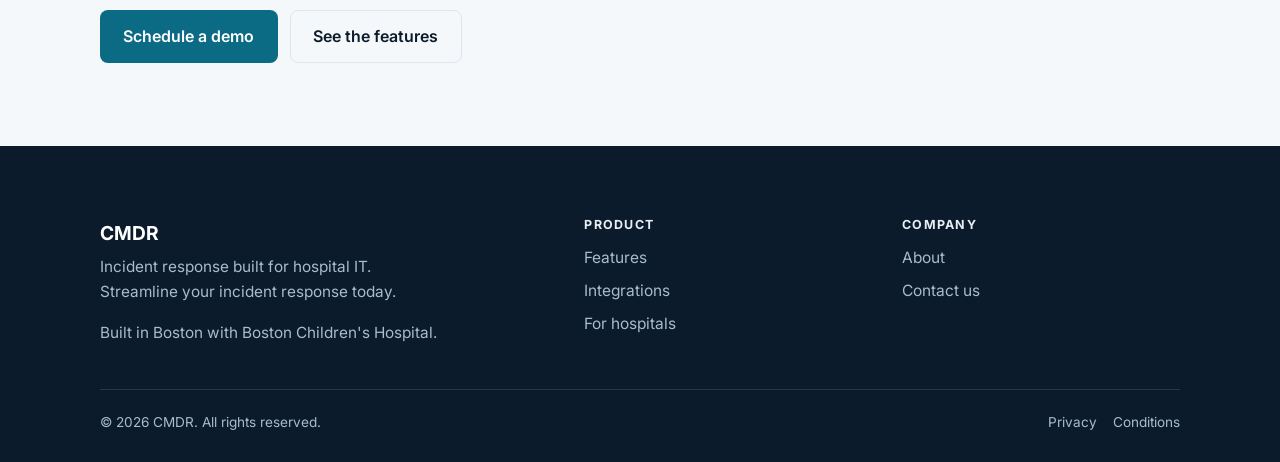
<file: healthcare.html>
<!DOCTYPE html>
<html lang="en">
<head>
  <meta charset="utf-8">
  <meta name="viewport" content="width=device-width, initial-scale=1">
  <title>CMDR for Hospitals - Incident Response for Healthcare IT</title>
  <meta name="description" content="How a CMDR engagement runs: data connections, KPIs, automation, training and major incident avoidance - in a fully HIPAA-compliant environment.">
  <link rel="preconnect" href="https://fonts.googleapis.com">
  <link rel="preconnect" href="https://fonts.gstatic.com" crossorigin>
  <link rel="stylesheet" href="https://fonts.googleapis.com/css2?family=Inter:wght@400;500;600;700&display=swap">
  <link rel="stylesheet" href="assets/css/styles.css">
</head>
<body>
    <a class="visually-hidden" href="#main">Skip to content</a>

  <header class="site-header">
    <div class="wrap site-header__inner">
      <a class="brand" href="index.html">
        CMDR
        <span class="brand__tag">Incident command for hospitals</span>
      </a>

      <button class="nav-toggle" type="button" aria-controls="site-nav" aria-expanded="false">
        Menu
      </button>

      <!-- §6: Product (Features, Integrations) / Healthcare / About / Schedule a demo -->
      <nav class="nav" id="site-nav" aria-label="Main">
        <ul class="nav__list">
          <li><a class="nav__link" href="features.html">Features</a></li>
          <li><a class="nav__link" href="integrations.html">Integrations</a></li>
          <li><a class="nav__link" href="healthcare.html" aria-current="page">For hospitals</a></li>
          <li><a class="nav__link" href="about.html">About</a></li>
          <!-- §7: every demo call to action points at /contact, no on-page anchors. -->
          <li class="nav__cta"><a class="btn btn--primary btn--sm" href="contact.html">Schedule a demo</a></li>
        </ul>
      </nav>
    </div>
  </header>

  <main id="main">

    <section class="hero">
      <div class="wrap">
        <h1>CMDR for hospitals</h1>
        <p class="hero__sub">
          Hospitals run on systems that were never designed to fail together. CMDR
          makes the response consistent, fast and recorded - every time.
        </p>
        <div class="btn-row">
          <a class="btn btn--on-dark" href="contact.html">Schedule a demo</a>
        </div>
      </div>
    </section>

    <section class="section">
      <div class="wrap">
        <div class="section-head">
          <span class="eyebrow">Built for healthcare</span>
          <h2>What that actually means</h2>
        </div>
        <div class="grid grid--3">
          <div class="card">
            <h3>A HIPAA-compliant boundary</h3>
            <p>
              CMDR leverages AI and machine learning in a fully HIPAA-compliant
              environment. Atlassian Jira's AI solutions are not currently HIPAA
              compliant.
            </p>
          </div>
          <div class="card">
            <h3>Your systems, not ours</h3>
            <p>
              Connectors to Jira, SolarWinds, TalkDesk, Teams, Outlook and your
              security monitoring stack. Nothing is ripped out and replaced.
            </p>
          </div>
          <div class="card">
            <h3>A service layer</h3>
            <p>
              We define with you what to measure and how incidents are classified,
              then configure it - rather than handing over an empty platform.
            </p>
          </div>
        </div>
      </div>
    </section>

    <!-- The five engagement phases, objectives and values exactly as the CMDR
         vision deck sets them out. Quarterly, Q4 FY26 to Q4 FY27. -->
    <section class="section section--alt">
      <div class="wrap">
        <div class="section-head">
          <span class="eyebrow">The engagement</span>
          <h2>Five phases, each one paying for the next</h2>
          <p class="lede">
            Quarterly milestones, with measurable goals for each phase. Low-risk,
            high-reward objectives come first.
          </p>
        </div>

        <div class="phases">
          <div class="phase">
            <span class="phase__year">Phase 1 &middot; Q4 FY&rsquo;26</span>
            <h3>Data connections</h3>
            <p>
              Identify and connect every ticketing, call and monitoring source to
              CMDR.
            </p>
            <p class="phase__value">
              Assess data in a deterministic system many times faster than people can.
            </p>
          </div>
          <div class="phase">
            <span class="phase__year">Phase 2 &middot; Q1 FY&rsquo;27</span>
            <h3>Data analysis</h3>
            <p>
              Define the business questions and assess what CMDR should be telling
              you.
            </p>
            <p class="phase__value">Establish KPIs where none exist today.</p>
          </div>
          <div class="phase">
            <span class="phase__year">Phase 3 &middot; Q2 FY&rsquo;27</span>
            <h3>Automation</h3>
            <p>
              Automate major incident bridges, call recording and ticket creation
              with the CMDR bot.
            </p>
            <p class="phase__value">
              Reduce process overhead and dependency on individual IT staff.
            </p>
          </div>
          <div class="phase">
            <span class="phase__year">Phase 4 &middot; Q3 FY&rsquo;27</span>
            <h3>Learning</h3>
            <p>
              Turn what CMDR has learned from your own incidents into training for IT
              staff.
            </p>
            <p class="phase__value">
              Standardise processes and learning, and reduce onboarding times.
            </p>
          </div>
          <div class="phase">
            <span class="phase__year">Phase 5 &middot; Q4 FY&rsquo;27</span>
            <h3>Avoidance</h3>
            <p>
              With patterns established across the earlier phases, the precursors to
              a major incident become evident before the outage.
            </p>
            <p class="phase__value">Avoid major incidents.</p>
          </div>
        </div>
      </div>
    </section>

    <!-- The saving is the deck's own value language. The deck contains no
         outcome figures, so none are stated here - see NOTES.md. -->
    <section class="section">
      <div class="wrap">
        <div class="section-head">
          <span class="eyebrow">The return</span>
          <h2>Where the saving comes from</h2>
          <p class="lede">
            Each phase returns something on its own, and produces the data that makes
            the next one possible.
          </p>
        </div>

        <div class="grid grid--3">
          <div class="card">
            <h3>Immediately</h3>
            <p>
              Automated initiation, bridge management and RCA remove the human error
              and inconsistency that affect response times today - and the hours
              spent assembling a timeline after the fact.
            </p>
          </div>
          <div class="card">
            <h3>Within a year</h3>
            <p>
              Standardised, recorded processes cut process overhead and shorten
              onboarding, so a response stops depending on who is on shift or who
              remembers last time.
            </p>
          </div>
          <div class="card">
            <h3>Long term, and compounding</h3>
            <p>
              Every incident CMDR records adds to the pattern history. With enough of
              it, the machine learning layer flags the precursors to a major incident
              while there is still time to act - and an outage that is avoided costs
              nothing. The history only gets richer, so each year of data makes the
              next year's avoidance better than the last.
            </p>
          </div>
        </div>

        <p class="pullquote">
          Getting ahead of even one significant outage a year more than justifies the
          investment.
        </p>
      </div>
    </section>

    <section class="section section--alt">
      <div class="wrap">
        <div class="section-head">
          <span class="eyebrow">Why this is not already solved</span>
          <h2>The incumbents sell a platform, not a process</h2>
          <p class="lede">
            ServiceNow and Jira Service Management are horizontal: they leave the
            incident process, the classification scheme and the compliance boundary
            to the customer - which is exactly the work a hospital IT department has
            no capacity for. And because hospitals run substantially the same stack,
            what CMDR standardises at one transfers to the next.
          </p>
        </div>
        <div class="btn-row">
          <a class="btn btn--primary" href="contact.html">Schedule a demo</a>
          <a class="btn btn--ghost" href="features.html">See the features</a>
        </div>
      </div>
    </section>

  </main>

    <footer class="site-footer">
    <div class="wrap">
      <div class="footer-top">
        <div class="footer-brand">
          <span class="footer-brand__name">CMDR</span>
          <p>Incident response built for hospital IT. Streamline your incident response today.</p>
          <p style="margin-top:.6rem">Built in Boston with Boston Children's Hospital.</p>
        </div>

        <div class="footer-col">
          <h4>Product</h4>
          <ul>
            <li><a href="features.html">Features</a></li>
            <li><a href="integrations.html">Integrations</a></li>
            <li><a href="healthcare.html">For hospitals</a></li>
          </ul>
        </div>

        <div class="footer-col">
          <h4>Company</h4>
          <ul>
            <li><a href="about.html">About</a></li>
            <li><a href="contact.html">Contact us</a></li>
          </ul>
        </div>
      </div>

      <div class="footer-bottom">
        <span>&copy; 2026 CMDR. All rights reserved.</span>
        <span class="footer-legal">
          <a href="privacy.html">Privacy</a>
          <a href="terms.html">Conditions</a>
        </span>
      </div>
    </div>
  </footer>

  <script src="assets/js/main.js" defer></script>
</body>
</html>
</file>
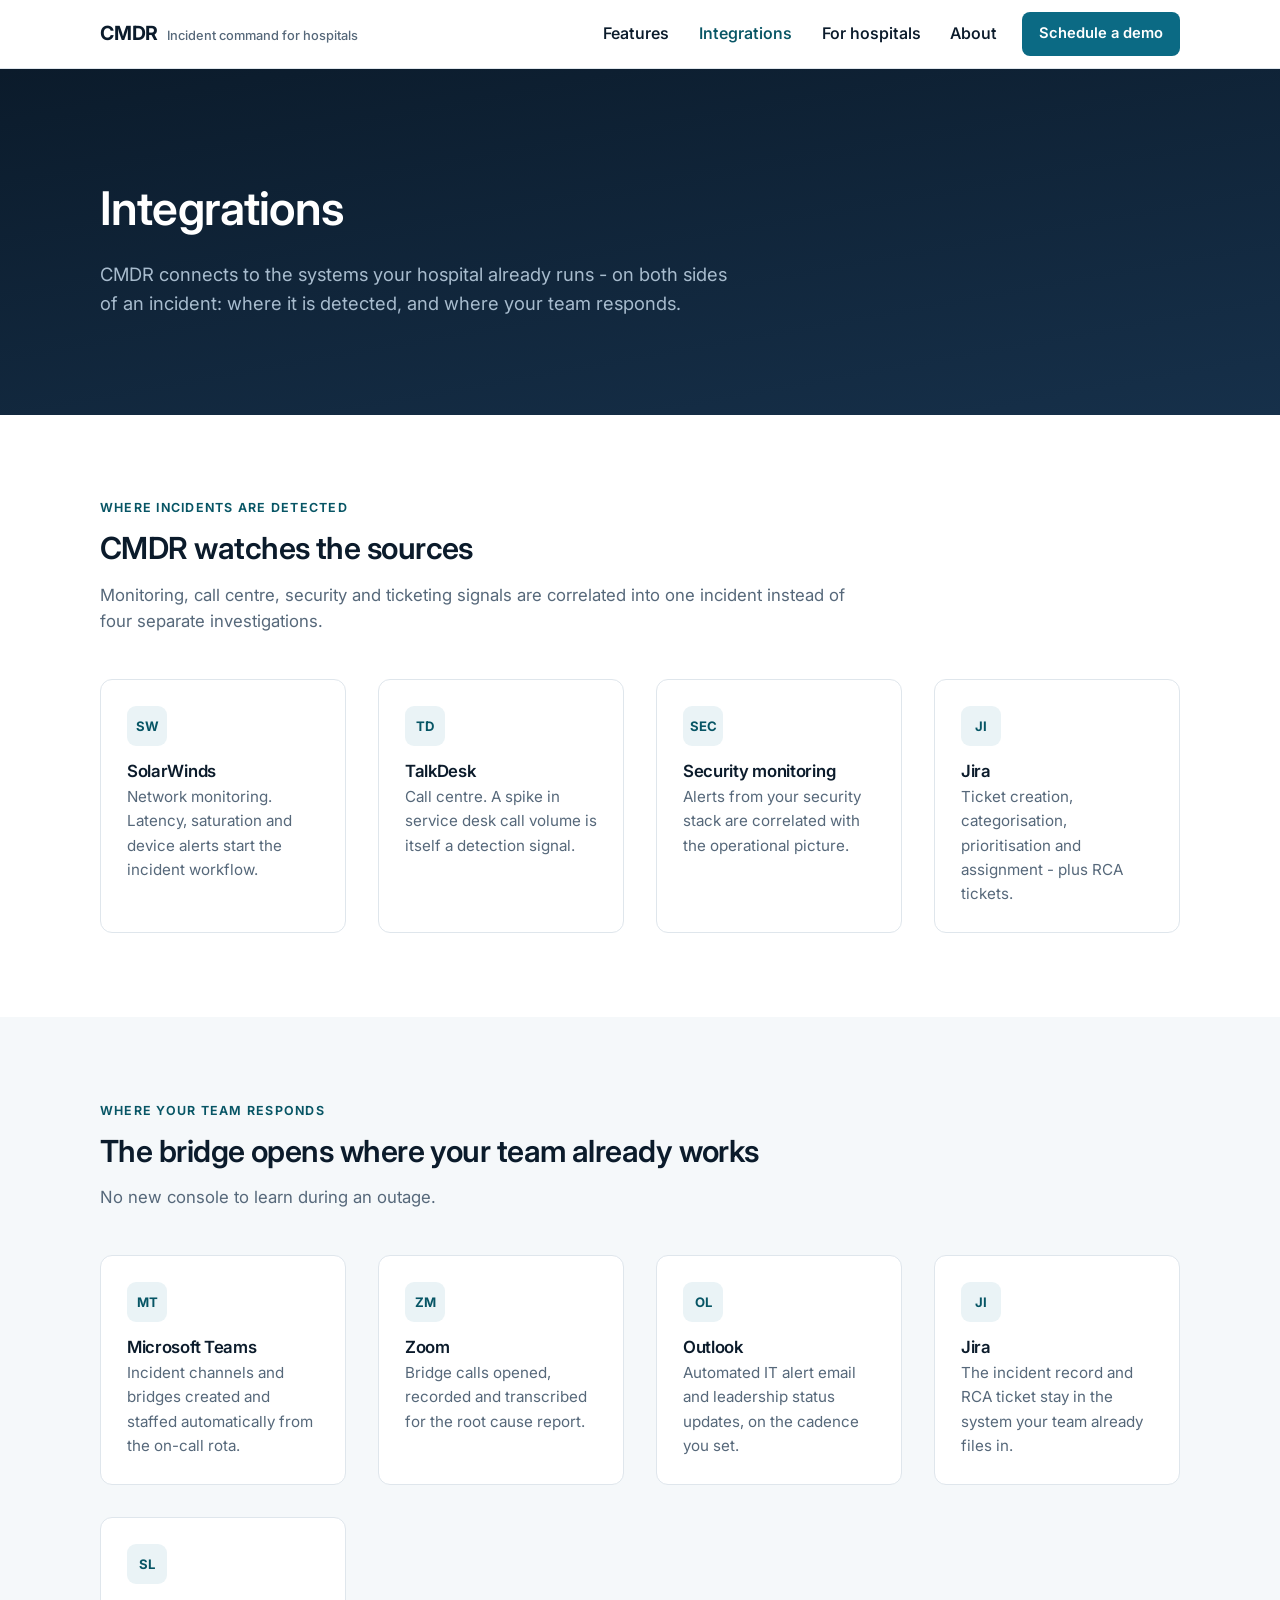
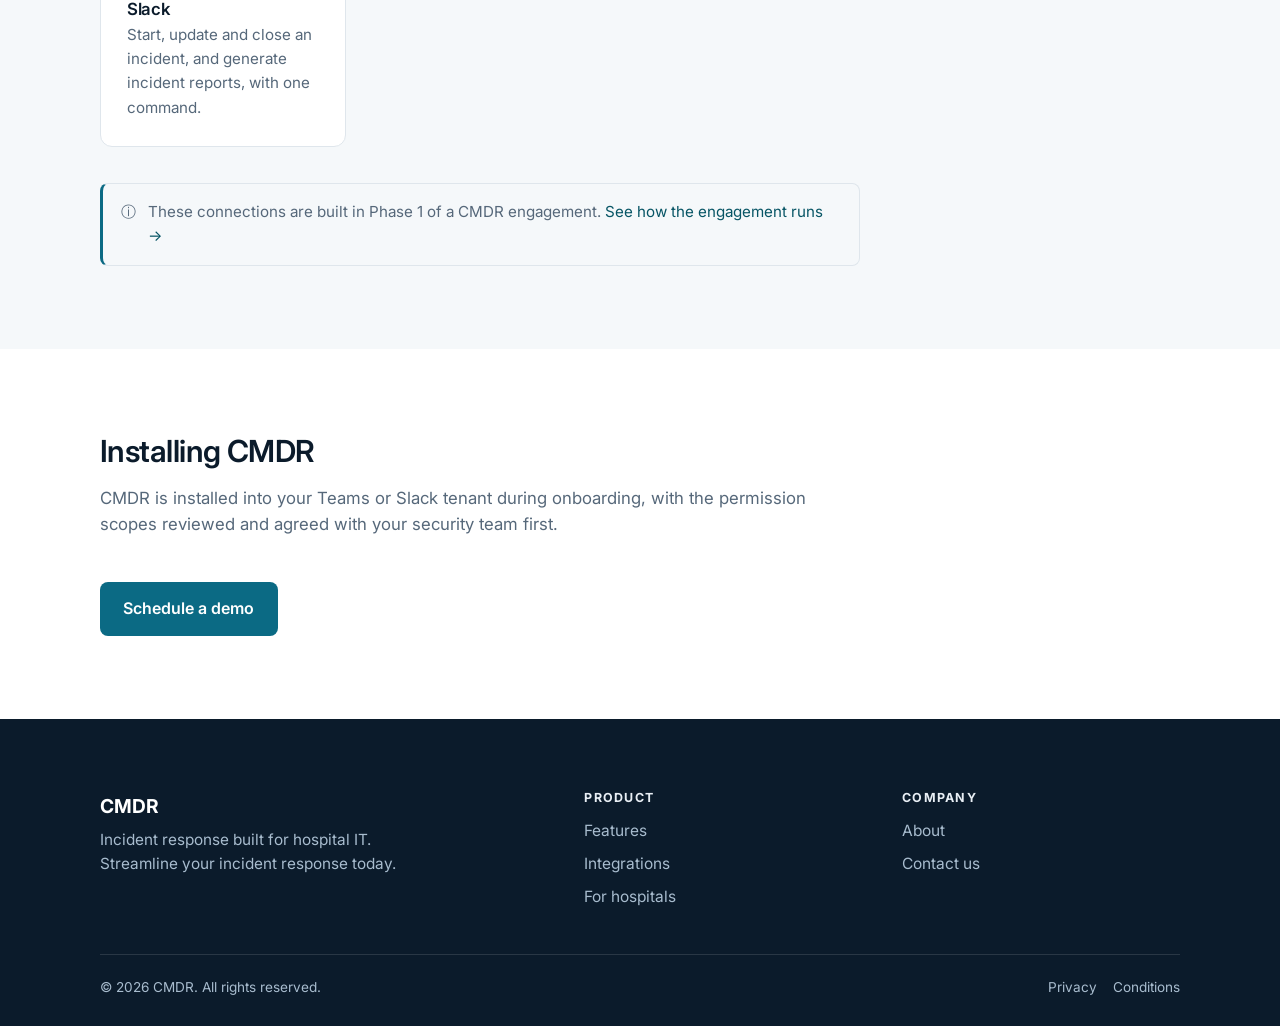
<file: integrations.html>
<!DOCTYPE html>
<html lang="en">
<head>
  <meta charset="utf-8">
  <meta name="viewport" content="width=device-width, initial-scale=1">
  <title>CMDR - Integrations for Hospital IT Systems</title>
  <meta name="description" content="CMDR connects to where hospital incidents are detected - SolarWinds, TalkDesk, security monitoring and Jira - and to where your team responds: Microsoft Teams, Zoom, Outlook and Jira.">
  <link rel="preconnect" href="https://fonts.googleapis.com">
  <link rel="preconnect" href="https://fonts.gstatic.com" crossorigin>
  <link rel="stylesheet" href="https://fonts.googleapis.com/css2?family=Inter:wght@400;500;600;700&display=swap">
  <link rel="stylesheet" href="assets/css/styles.css">
</head>
<body>
    <a class="visually-hidden" href="#main">Skip to content</a>

  <header class="site-header">
    <div class="wrap site-header__inner">
      <a class="brand" href="index.html">
        CMDR
        <span class="brand__tag">Incident command for hospitals</span>
      </a>

      <button class="nav-toggle" type="button" aria-controls="site-nav" aria-expanded="false">
        Menu
      </button>

      <!-- Product (Features, Integrations) / Healthcare / About / Schedule a demo -->
      <nav class="nav" id="site-nav" aria-label="Main">
        <ul class="nav__list">
          <li><a class="nav__link" href="features.html">Features</a></li>
          <li><a class="nav__link" href="integrations.html" aria-current="page">Integrations</a></li>
          <li><a class="nav__link" href="healthcare.html">For hospitals</a></li>
          <li><a class="nav__link" href="about.html">About</a></li>
            <li class="nav__cta"><a class="btn btn--primary btn--sm" href="contact.html">Schedule a demo</a></li>
        </ul>
      </nav>
    </div>
  </header>

  <main id="main">

    <section class="hero">
      <div class="wrap">
        <h1>Integrations</h1>
        <p class="hero__sub">
          CMDR connects to the systems your hospital already runs - on both sides
          of an incident: where it is detected, and where your team responds.
        </p>
      </div>
    </section>

    <!-- Detection sources. Phase 1 builds these connections (Q4 FY26). -->
    <section class="section">
      <div class="wrap">
        <div class="section-head">
          <span class="eyebrow">Where incidents are detected</span>
          <h2>CMDR watches the sources</h2>
          <p class="lede">
            Monitoring, call centre, security and ticketing signals are correlated
            into one incident instead of four separate investigations.
          </p>
        </div>

        <div class="grid grid--cards">
          <div class="integration">
            <span class="integration__mark" aria-hidden="true">SW</span>
            <div>
              <h3>SolarWinds</h3>
              <p>Network monitoring. Latency, saturation and device alerts start the incident workflow.</p>
            </div>
          </div>
          <div class="integration">
            <span class="integration__mark" aria-hidden="true">TD</span>
            <div>
              <h3>TalkDesk</h3>
              <p>Call centre. A spike in service desk call volume is itself a detection signal.</p>
            </div>
          </div>
          <div class="integration">
            <span class="integration__mark" aria-hidden="true">SEC</span>
            <div>
              <h3>Security monitoring</h3>
              <p>Alerts from your security stack are correlated with the operational picture.</p>
            </div>
          </div>
          <div class="integration">
            <span class="integration__mark" aria-hidden="true">JI</span>
            <div>
              <h3>Jira</h3>
              <p>Ticket creation, categorisation, prioritisation and assignment - plus RCA tickets.</p>
            </div>
          </div>
        </div>
      </div>
    </section>

    <section class="section section--alt">
      <div class="wrap">
        <div class="section-head">
          <span class="eyebrow">Where your team responds</span>
          <h2>The bridge opens where your team already works</h2>
          <p class="lede">
            No new console to learn during an outage.
          </p>
        </div>

        <div class="grid grid--cards">
          <div class="integration">
            <span class="integration__mark" aria-hidden="true">MT</span>
            <div>
              <h3>Microsoft Teams</h3>
              <p>Incident channels and bridges created and staffed automatically from the on-call rota.</p>
            </div>
          </div>
          <div class="integration">
            <span class="integration__mark" aria-hidden="true">ZM</span>
            <div>
              <h3>Zoom</h3>
              <p>Bridge calls opened, recorded and transcribed for the root cause report.</p>
            </div>
          </div>
          <div class="integration">
            <span class="integration__mark" aria-hidden="true">OL</span>
            <div>
              <h3>Outlook</h3>
              <p>Automated IT alert email and leadership status updates, on the cadence you set.</p>
            </div>
          </div>
          <div class="integration">
            <span class="integration__mark" aria-hidden="true">JI</span>
            <div>
              <h3>Jira</h3>
              <p>The incident record and RCA ticket stay in the system your team already files in.</p>
            </div>
          </div>
          <!-- Slack: incident reports, not "compliance reports" - see NOTES.md. -->
          <div class="integration">
            <span class="integration__mark" aria-hidden="true">SL</span>
            <div>
              <h3>Slack</h3>
              <p>Start, update and close an incident, and generate incident reports, with one command.</p>
            </div>
          </div>
        </div>


        <p class="status-note">
          <span aria-hidden="true">&#9432;</span>
          <span>
            These connections are built in Phase 1 of a CMDR engagement.
            <a href="healthcare.html">See how the engagement runs &rarr;</a>
          </span>
        </p>
      </div>
    </section>

    <!-- Installation routed through onboarding rather than public self-install,
         because of the permission scopes a security reviewer will read. See NOTES.md. -->
    <section class="section">
      <div class="wrap">
        <div class="section-head">
          <h2>Installing CMDR</h2>
          <p class="lede">
            CMDR is installed into your Teams or Slack tenant during onboarding, with
            the permission scopes reviewed and agreed with your security team first.
          </p>
        </div>
        <div class="btn-row">
          <a class="btn btn--primary" href="contact.html">Schedule a demo</a>
        </div>
      </div>
    </section>

  </main>

    <footer class="site-footer">
    <div class="wrap">
      <div class="footer-top">
        <div class="footer-brand">
          <span class="footer-brand__name">CMDR</span>
          <p>Incident response built for hospital IT. Streamline your incident response today.</p>
          <!-- PENDING CONFIRMATION: enable once Boston Children's Hospital has
               approved use of its name on the website.
          <p style="margin-top:.6rem">Built in Boston with Boston Children's Hospital.</p>
          -->
        </div>

        <div class="footer-col">
          <h4>Product</h4>
          <ul>
            <li><a href="features.html">Features</a></li>
            <li><a href="integrations.html">Integrations</a></li>
            <li><a href="healthcare.html">For hospitals</a></li>
          </ul>
        </div>

        <div class="footer-col">
          <h4>Company</h4>
          <ul>
            <li><a href="about.html">About</a></li>
            <li><a href="contact.html">Contact us</a></li>
          </ul>
        </div>
      </div>

      <div class="footer-bottom">
        <span>&copy; 2026 CMDR. All rights reserved.</span>
        <span class="footer-legal">
          <a href="privacy.html">Privacy</a>
          <a href="terms.html">Conditions</a>
        </span>
      </div>
    </div>
  </footer>

  <script src="assets/js/main.js" defer></script>
</body>
</html>
</file>
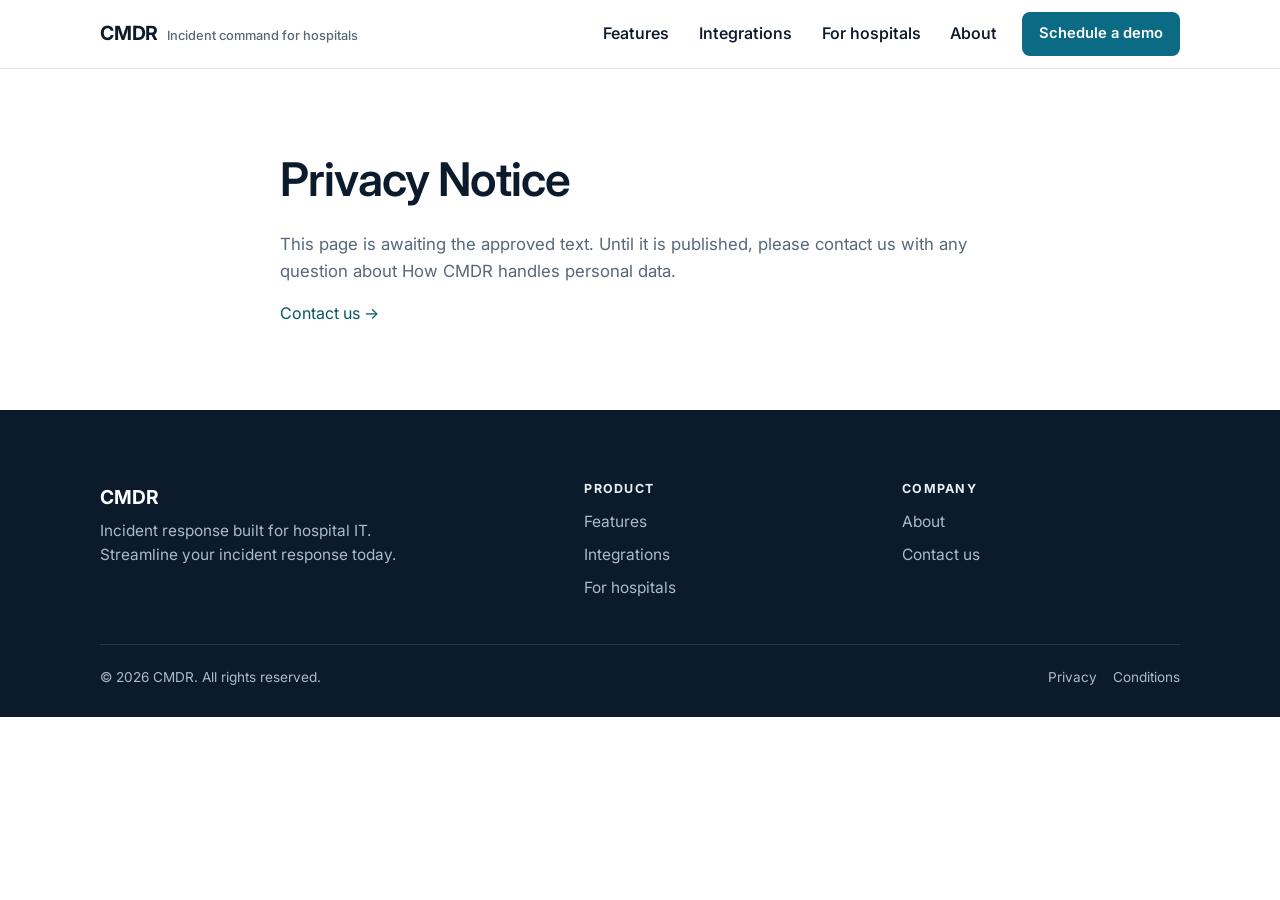
<file: privacy.html>
<!DOCTYPE html>
<html lang="en">
<head>
  <meta charset="utf-8">
  <meta name="viewport" content="width=device-width, initial-scale=1">
  <title>Privacy Notice - CMDR</title>
  <meta name="description" content="How CMDR handles personal data.">
  <meta name="robots" content="noindex">
  <link rel="preconnect" href="https://fonts.googleapis.com">
  <link rel="preconnect" href="https://fonts.gstatic.com" crossorigin>
  <link rel="stylesheet" href="https://fonts.googleapis.com/css2?family=Inter:wght@400;500;600;700&display=swap">
  <link rel="stylesheet" href="assets/css/styles.css">
</head>
<body>
    <a class="visually-hidden" href="#main">Skip to content</a>

  <header class="site-header">
    <div class="wrap site-header__inner">
      <a class="brand" href="index.html">
        CMDR
        <span class="brand__tag">Incident command for hospitals</span>
      </a>

      <button class="nav-toggle" type="button" aria-controls="site-nav" aria-expanded="false">
        Menu
      </button>

      <!-- Product (Features, Integrations) / Healthcare / About / Schedule a demo -->
      <nav class="nav" id="site-nav" aria-label="Main">
        <ul class="nav__list">
          <li><a class="nav__link" href="features.html">Features</a></li>
          <li><a class="nav__link" href="integrations.html">Integrations</a></li>
          <li><a class="nav__link" href="healthcare.html">For hospitals</a></li>
          <li><a class="nav__link" href="about.html">About</a></li>
            <li class="nav__cta"><a class="btn btn--primary btn--sm" href="contact.html">Schedule a demo</a></li>
        </ul>
      </nav>
    </div>
  </header>

  <main id="main">
    <section class="section">
      <div class="wrap" style="max-width:var(--maxw-rd)">
        <h1>Privacy Notice</h1>
        <!-- PLACEHOLDER: this page exists so the footer links resolve. The
             suggestions document did not cover legal copy and the live text
             was not retrievable from this environment, so nothing has been
             written here. Paste the existing Privacy Notice from incidentcmdr.com, or
             the version your counsel has approved, before publishing.
             See NOTES.md. -->
        <p class="lede">
          This page is awaiting the approved text. Until it is published, please
          contact us with any question about How CMDR handles personal data.
        </p>
        <p><a href="contact.html">Contact us &rarr;</a></p>
      </div>
    </section>
  </main>

    <footer class="site-footer">
    <div class="wrap">
      <div class="footer-top">
        <div class="footer-brand">
          <span class="footer-brand__name">CMDR</span>
          <p>Incident response built for hospital IT. Streamline your incident response today.</p>
          <!-- PENDING CONFIRMATION: enable once Boston Children's Hospital has
               approved use of its name on the website.
          <p style="margin-top:.6rem">Built in Boston with Boston Children's Hospital.</p>
          -->
        </div>

        <div class="footer-col">
          <h4>Product</h4>
          <ul>
            <li><a href="features.html">Features</a></li>
            <li><a href="integrations.html">Integrations</a></li>
            <li><a href="healthcare.html">For hospitals</a></li>
          </ul>
        </div>

        <div class="footer-col">
          <h4>Company</h4>
          <ul>
            <li><a href="about.html">About</a></li>
            <li><a href="contact.html">Contact us</a></li>
          </ul>
        </div>
      </div>

      <div class="footer-bottom">
        <span>&copy; 2026 CMDR. All rights reserved.</span>
        <span class="footer-legal">
          <a href="privacy.html">Privacy</a>
          <a href="terms.html">Conditions</a>
        </span>
      </div>
    </div>
  </footer>

  <script src="assets/js/main.js" defer></script>
</body>
</html>
</file>
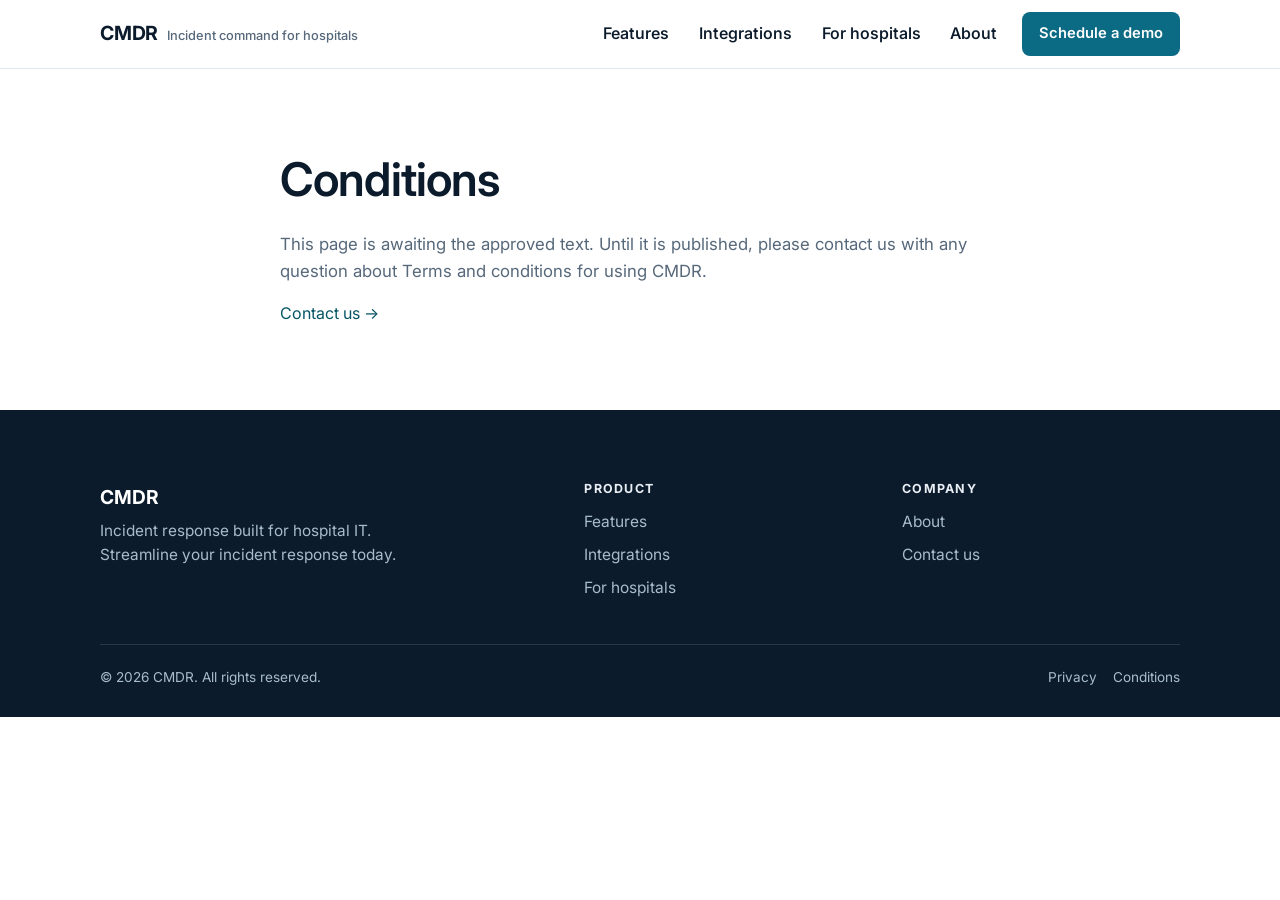
<file: terms.html>
<!DOCTYPE html>
<html lang="en">
<head>
  <meta charset="utf-8">
  <meta name="viewport" content="width=device-width, initial-scale=1">
  <title>Conditions - CMDR</title>
  <meta name="description" content="Terms and conditions for using CMDR.">
  <meta name="robots" content="noindex">
  <link rel="preconnect" href="https://fonts.googleapis.com">
  <link rel="preconnect" href="https://fonts.gstatic.com" crossorigin>
  <link rel="stylesheet" href="https://fonts.googleapis.com/css2?family=Inter:wght@400;500;600;700&display=swap">
  <link rel="stylesheet" href="assets/css/styles.css">
</head>
<body>
    <a class="visually-hidden" href="#main">Skip to content</a>

  <header class="site-header">
    <div class="wrap site-header__inner">
      <a class="brand" href="index.html">
        CMDR
        <span class="brand__tag">Incident command for hospitals</span>
      </a>

      <button class="nav-toggle" type="button" aria-controls="site-nav" aria-expanded="false">
        Menu
      </button>

      <!-- Product (Features, Integrations) / Healthcare / About / Schedule a demo -->
      <nav class="nav" id="site-nav" aria-label="Main">
        <ul class="nav__list">
          <li><a class="nav__link" href="features.html">Features</a></li>
          <li><a class="nav__link" href="integrations.html">Integrations</a></li>
          <li><a class="nav__link" href="healthcare.html">For hospitals</a></li>
          <li><a class="nav__link" href="about.html">About</a></li>
            <li class="nav__cta"><a class="btn btn--primary btn--sm" href="contact.html">Schedule a demo</a></li>
        </ul>
      </nav>
    </div>
  </header>

  <main id="main">
    <section class="section">
      <div class="wrap" style="max-width:var(--maxw-rd)">
        <h1>Conditions</h1>
        <!-- PLACEHOLDER: this page exists so the footer links resolve. The
             suggestions document did not cover legal copy and the live text
             was not retrievable from this environment, so nothing has been
             written here. Paste the existing Conditions from incidentcmdr.com, or
             the version your counsel has approved, before publishing.
             See NOTES.md. -->
        <p class="lede">
          This page is awaiting the approved text. Until it is published, please
          contact us with any question about Terms and conditions for using CMDR.
        </p>
        <p><a href="contact.html">Contact us &rarr;</a></p>
      </div>
    </section>
  </main>

    <footer class="site-footer">
    <div class="wrap">
      <div class="footer-top">
        <div class="footer-brand">
          <span class="footer-brand__name">CMDR</span>
          <p>Incident response built for hospital IT. Streamline your incident response today.</p>
          <!-- PENDING CONFIRMATION: enable once Boston Children's Hospital has
               approved use of its name on the website.
          <p style="margin-top:.6rem">Built in Boston with Boston Children's Hospital.</p>
          -->
        </div>

        <div class="footer-col">
          <h4>Product</h4>
          <ul>
            <li><a href="features.html">Features</a></li>
            <li><a href="integrations.html">Integrations</a></li>
            <li><a href="healthcare.html">For hospitals</a></li>
          </ul>
        </div>

        <div class="footer-col">
          <h4>Company</h4>
          <ul>
            <li><a href="about.html">About</a></li>
            <li><a href="contact.html">Contact us</a></li>
          </ul>
        </div>
      </div>

      <div class="footer-bottom">
        <span>&copy; 2026 CMDR. All rights reserved.</span>
        <span class="footer-legal">
          <a href="privacy.html">Privacy</a>
          <a href="terms.html">Conditions</a>
        </span>
      </div>
    </div>
  </footer>

  <script src="assets/js/main.js" defer></script>
</body>
</html>
</file>
<file: assets/css/styles.css>
/* ==========================================================================
   CMDR — incident response for hospital IT
   Design tokens + components. No build step; single stylesheet.
   ========================================================================== */

:root {
  --ink:          #0b1b2b;
  --ink-2:        #16304a;
  --accent:       #0b6a84;
  --accent-dark:  #075565;
  --accent-soft:  #eaf3f6;
  --surface:      #ffffff;
  --surface-alt:  #f5f8fa;
  --border:       #dfe6ec;
  --text:         #1b2a38;
  --muted:        #56687a;
  --on-dark:      #e8eef4;
  --on-dark-mute: #a8bcce;

  --radius:    8px;
  --radius-lg: 12px;
  --shadow:    0 1px 2px rgba(11, 27, 43, .04), 0 4px 12px rgba(11, 27, 43, .04);
  --shadow-lg: 0 2px 4px rgba(11, 27, 43, .06), 0 20px 48px rgba(11, 27, 43, .12);

  --gutter:  20px;
  --maxw:    1120px;
  --maxw-rd: 760px; /* reading measure */

  --font: "Inter", -apple-system, BlinkMacSystemFont, "Segoe UI", Roboto,
          "Helvetica Neue", Arial, sans-serif;
}

*, *::before, *::after { box-sizing: border-box; }

html { -webkit-text-size-adjust: 100%; scroll-behavior: smooth; }

body {
  margin: 0;
  font-family: var(--font);
  font-size: 16px;
  line-height: 1.6;
  color: var(--text);
  background: var(--surface);
  -webkit-font-smoothing: antialiased;
}

h1, h2, h3, h4 {
  margin: 0 0 .5em;
  line-height: 1.2;
  letter-spacing: -.018em;
  color: var(--ink);
  font-weight: 600;
}
h1 { font-size: clamp(2rem, 4.4vw, 2.9rem); }
h2 { font-size: clamp(1.45rem, 2.8vw, 1.9rem); }
h3 { font-size: 1.08rem; }
p  { margin: 0 0 1rem; }
p:last-child { margin-bottom: 0; }

a { color: var(--accent-dark); text-decoration: none; }
a:hover { text-decoration: underline; }

img, svg { max-width: 100%; height: auto; display: block; }

:focus-visible {
  outline: 3px solid var(--accent);
  outline-offset: 2px;
  border-radius: 4px;
}

.visually-hidden {
  position: absolute; width: 1px; height: 1px;
  margin: -1px; padding: 0; overflow: hidden;
  clip: rect(0 0 0 0); white-space: nowrap; border: 0;
}

/* --------------------------------------------------------------- layout -- */

.wrap {
  width: 100%;
  max-width: var(--maxw);
  margin-inline: auto;
  padding-inline: var(--gutter);
}

.section { padding: clamp(52px, 6.5vw, 84px) 0; }
.section--tight { padding: clamp(36px, 4.5vw, 56px) 0; }
.section--alt { background: var(--surface-alt); }
.section--dark { background: var(--ink); color: var(--on-dark); }
.section--dark h2, .section--dark h3 { color: #fff; }
.section--dark p { color: var(--on-dark-mute); }
.section + .section { border-top: 1px solid transparent; }

.eyebrow {
  display: block;
  font-size: .78rem;
  font-weight: 650;
  letter-spacing: .1em;
  text-transform: uppercase;
  color: var(--accent-dark);
  margin-bottom: .75rem;
}
.section--dark .eyebrow { color: #6fc6de; }

.lede { font-size: 1.05rem; color: var(--muted); max-width: var(--maxw-rd); }
.section--dark .lede { color: var(--on-dark-mute); }

.section-head { max-width: var(--maxw-rd); margin-bottom: clamp(28px, 4vw, 44px); }

.grid { display: grid; gap: clamp(20px, 3vw, 32px); }
@media (min-width: 720px) {
  .grid--2 { grid-template-columns: repeat(2, 1fr); }
  .grid--3 { grid-template-columns: repeat(3, 1fr); }
  .grid--4 { grid-template-columns: repeat(2, 1fr); }
}
@media (min-width: 1000px) {
  .grid--4 { grid-template-columns: repeat(4, 1fr); }
}
.grid--cards { grid-template-columns: repeat(auto-fit, minmax(230px, 1fr)); }

/* --------------------------------------------------------------- buttons -- */

.btn {
  display: inline-flex;
  align-items: center;
  gap: .5rem;
  padding: .8rem 1.4rem;
  border: 1px solid transparent;
  border-radius: var(--radius);
  font: inherit;
  font-weight: 600;
  font-size: 1rem;
  cursor: pointer;
  text-decoration: none;
  transition: background-color .15s ease, border-color .15s ease, color .15s ease;
}
.btn:hover { text-decoration: none; }

.btn--primary { background: var(--accent); color: #fff; }
.btn--primary:hover { background: var(--accent-dark); }

.btn--ghost { background: transparent; color: var(--ink); border-color: var(--border); }
.btn--ghost:hover { border-color: var(--accent); color: var(--accent-dark); }

.btn--on-dark { background: #fff; color: var(--ink); }
.btn--on-dark:hover { background: var(--accent-soft); }

.btn--sm { padding: .55rem 1rem; font-size: .92rem; }

.btn-row { display: flex; flex-wrap: wrap; gap: 12px; align-items: center; }

/* ---------------------------------------------------------------- header -- */

.site-header {
  position: sticky;
  top: 0;
  z-index: 50;
  /* Opaque by default: where backdrop-filter is unsupported, a translucent
     header lets scrolled content bleed through it. */
  background: var(--surface);
  border-bottom: 1px solid var(--border);
}
@supports (backdrop-filter: blur(8px)) {
  .site-header {
    background: rgba(255, 255, 255, .88);
    backdrop-filter: blur(10px);
  }
}
.site-header__inner {
  display: flex;
  align-items: center;
  gap: 16px;
  min-height: 68px;
}

.brand {
  display: inline-flex;
  align-items: baseline;
  gap: .55rem;
  font-weight: 700;
  font-size: 1.22rem;
  letter-spacing: -.01em;
  color: var(--ink);
  margin-right: auto;
}
.brand:hover { text-decoration: none; }
.brand__tag {
  font-size: .8rem;
  font-weight: 500;
  letter-spacing: 0;
  color: var(--muted);
  white-space: nowrap;
}
@media (max-width: 600px) { .brand__tag { display: none; } }

.nav-toggle {
  display: inline-flex;
  align-items: center;
  gap: .5rem;
  margin-left: auto;
  padding: .5rem .8rem;
  background: transparent;
  border: 1px solid var(--border);
  border-radius: var(--radius);
  font: inherit;
  font-size: .95rem;
  color: var(--ink);
  cursor: pointer;
}
@media (min-width: 900px) { .nav-toggle { display: none; } }

.nav { display: none; }
.nav[data-open="true"] { display: block; }
.nav__list {
  list-style: none;
  margin: 0;
  padding: 0 0 16px;
  display: flex;
  flex-direction: column;
  gap: 2px;
}
.nav__link {
  display: block;
  padding: .6rem .2rem;
  font-weight: 550;
  color: var(--ink);
}
.nav__link:hover { color: var(--accent-dark); text-decoration: none; }
.nav__link[aria-current="page"] { color: var(--accent-dark); }
.nav__cta { margin-top: 8px; }

@media (min-width: 900px) {
  .nav { display: block !important; margin-left: auto; }
  .nav__list { flex-direction: row; align-items: center; gap: 4px; padding: 0; }
  .nav__link { padding: .5rem .8rem; border-radius: var(--radius); }
  .nav__cta { margin: 0 0 0 8px; }
}

/* ------------------------------------------------------------------ hero -- */

.hero {
  background: linear-gradient(170deg, var(--ink) 0%, var(--ink-2) 100%);
  color: var(--on-dark);
  padding: clamp(64px, 9vw, 112px) 0 clamp(56px, 8vw, 96px);
}
.hero h1 { color: #fff; max-width: 19ch; }
.hero__sub {
  font-size: clamp(1.02rem, 1.5vw, 1.15rem);
  color: var(--on-dark-mute);
  max-width: 54ch;
  margin-bottom: 1.6rem;
}
.hero__sub strong { color: #fff; font-weight: 600; }
.hero__note {
  margin-top: 1.5rem;
  font-size: .95rem;
  color: var(--on-dark-mute);
}

/* ------------------------------------------------------- problem / proof -- */

.band { display: grid; gap: clamp(20px, 3vw, 28px); }
@media (min-width: 820px) { .band { grid-template-columns: 1fr 1fr; } }

.band__card {
  padding: clamp(24px, 3vw, 32px);
  border: 1px solid var(--border);
  border-radius: var(--radius-lg);
  background: var(--surface);
}
.band__card--fix {
  background: var(--accent-soft);
  border-color: #c3dfe8;
}
.band__label {
  font-size: .78rem;
  font-weight: 700;
  letter-spacing: .1em;
  text-transform: uppercase;
  color: var(--muted);
  margin-bottom: .6rem;
}
.band__card--fix .band__label { color: var(--accent-dark); }
.band__card p { font-size: 1rem; }

/* --------------------------------------------------------------- partners -- */

.partner-strip {
  padding: clamp(22px, 3vw, 30px) 0;
  border-bottom: 1px solid var(--border);
  background: var(--surface);
}
.partners { text-align: center; }
.partners__label {
  margin: 0 0 .3rem;
  font-size: .72rem;
  font-weight: 650;
  letter-spacing: .14em;
  text-transform: uppercase;
  color: var(--muted);
}
.partners__name {
  margin: 0;
  font-size: clamp(1.05rem, 2vw, 1.3rem);
  font-weight: 600;
  letter-spacing: -.01em;
  color: var(--ink);
}

/* ---------------------------------------------------------------- cards --- */

.card {
  padding: clamp(22px, 2.6vw, 28px);
  background: var(--surface);
  border: 1px solid var(--border);
  border-radius: var(--radius-lg);
  height: 100%;
}
.card h3 { margin-bottom: .4rem; }
.card p { color: var(--muted); font-size: .95rem; }
.section--dark .card {
  background: rgba(255, 255, 255, .04);
  border-color: rgba(255, 255, 255, .14);
}
.section--dark .card p { color: var(--on-dark-mute); }

/* ------------------------------------------------------------- accordion -- */

.accordion { border-top: 1px solid var(--border); max-width: 880px; }
.accordion__item { border-bottom: 1px solid var(--border); }
.accordion__trigger {
  display: flex;
  align-items: flex-start;
  gap: 1rem;
  width: 100%;
  padding: 1.05rem .25rem;
  background: none;
  border: 0;
  font: inherit;
  font-size: 1.02rem;
  font-weight: 600;
  color: var(--ink);
  text-align: left;
  cursor: pointer;
}
.accordion__trigger:hover { color: var(--accent-dark); }
.accordion__icon {
  flex: none;
  margin-left: auto;
  width: 22px; height: 22px;
  position: relative;
  translate: 0 4px;
}
.accordion__icon::before,
.accordion__icon::after {
  content: "";
  position: absolute;
  inset: 50% 0 auto 0;
  height: 2px;
  background: var(--accent);
  border-radius: 2px;
  transition: transform .18s ease;
}
.accordion__icon::after { rotate: 90deg; }
.accordion__trigger[aria-expanded="true"] .accordion__icon::after { transform: scaleX(0); }
.accordion__panel { padding: 0 3rem 1.4rem .25rem; max-width: 72ch; }
.accordion__panel[hidden] { display: none; }
.accordion__panel p { color: var(--muted); }
.accordion__panel dt { font-weight: 600; color: var(--ink); margin-top: .85rem; }
.accordion__panel dd { margin: .15rem 0 0; color: var(--muted); }

/* ------------------------------------------------------------ media rows -- */

.media {
  display: grid;
  gap: clamp(24px, 4vw, 48px);
  align-items: center;
}
@media (min-width: 900px) {
  .media { grid-template-columns: 1fr 1.15fr; }
  .media--flip .media__text { order: 2; }
}
.media + .media { margin-top: clamp(48px, 7vw, 88px); }
.media__text { max-width: 54ch; }

.figure {
  margin: 0;
  border: 1px solid var(--border);
  border-radius: var(--radius-lg);
  background: var(--surface-alt);
  box-shadow: var(--shadow);
  overflow: hidden;
}
.figure svg { width: 100%; height: auto; display: block; }
.figure figcaption {
  padding: .7rem 1rem;
  border-top: 1px solid var(--border);
  font-size: .85rem;
  color: var(--muted);
  background: var(--surface);
}

/* ------------------------------------------------------------- timeline -- */

.phase { position: relative; padding-left: 1.75rem; }
.phase::before {
  content: "";
  position: absolute;
  left: 0; top: .55rem;
  width: 11px; height: 11px;
  border-radius: 50%;
  background: var(--accent);
}
.phase::after {
  content: "";
  position: absolute;
  left: 5px; top: 1.6rem; bottom: -1.4rem;
  width: 1px;
  background: var(--border);
}
.phase:last-child::after { display: none; }
.phase + .phase { margin-top: clamp(28px, 3vw, 40px); }
.phase__year {
  font-size: .8rem;
  font-weight: 700;
  letter-spacing: .08em;
  text-transform: uppercase;
  color: var(--accent-dark);
}
.phase h3 { margin: .15rem 0 .35rem; }
.phase p { color: var(--muted); max-width: 66ch; }

.tag {
  display: inline-block;
  margin-left: .6rem;
  padding: .12rem .5rem;
  border: 1px solid var(--border);
  border-radius: 999px;
  background: var(--surface-alt);
  font-size: .72rem;
  font-weight: 650;
  letter-spacing: .04em;
  text-transform: uppercase;
  color: var(--muted);
  vertical-align: 2px;
}

/* ----------------------------------------------------------- integrations -- */

.integration {
  display: flex;
  flex-direction: column;
  gap: .9rem;
  align-items: flex-start;
  padding: clamp(20px, 2.4vw, 26px);
  background: var(--surface);
  border: 1px solid var(--border);
  border-radius: var(--radius-lg);
  height: 100%;
}
.integration__mark {
  flex: none;
  width: 40px; height: 40px;
  display: grid;
  place-items: center;
  border-radius: 9px;
  background: var(--accent-soft);
  color: var(--accent-dark);
  font-size: .82rem;
  font-weight: 700;
}
.integration h3 { font-size: 1.05rem; margin-bottom: .25rem; }
.integration p { margin: 0; font-size: .95rem; color: var(--muted); }

.status-note {
  display: flex;
  gap: .75rem;
  max-width: var(--maxw-rd);
  margin-top: clamp(28px, 3vw, 36px);
  padding: 1rem 1.15rem;
  border: 1px solid var(--border);
  border-left: 3px solid var(--accent);
  border-radius: var(--radius);
  background: var(--surface-alt);
  font-size: .95rem;
  color: var(--muted);
}

/* ------------------------------------------------------------------ team -- */

.person {
  padding: clamp(20px, 2.4vw, 26px);
  border: 1px solid var(--border);
  border-radius: var(--radius-lg);
  background: var(--surface);
  height: 100%;
}
.person h3 { margin-bottom: .1rem; font-size: 1.1rem; }
.person__role {
  display: block;
  margin-bottom: .75rem;
  font-size: .92rem;
  font-weight: 600;
  color: var(--accent-dark);
}
.person p { font-size: .96rem; color: var(--muted); }

/* ------------------------------------------------------------------ form -- */

.form-card {
  padding: clamp(24px, 3.4vw, 40px);
  background: var(--surface);
  border: 1px solid var(--border);
  border-radius: var(--radius-lg);
  box-shadow: var(--shadow);
}
.field { margin-bottom: 1.1rem; }
.field label {
  display: block;
  margin-bottom: .35rem;
  font-size: .92rem;
  font-weight: 600;
  color: var(--ink);
}
.field .hint { font-weight: 400; color: var(--muted); }
.field input,
.field select,
.field textarea {
  width: 100%;
  padding: .7rem .85rem;
  font: inherit;
  font-size: 1rem;
  color: var(--text);
  background: var(--surface);
  border: 1px solid var(--border);
  border-radius: var(--radius);
}
.field textarea { min-height: 120px; resize: vertical; }
.field input:focus, .field select:focus, .field textarea:focus { border-color: var(--accent); }
.field-row { display: grid; gap: 1.1rem; }
@media (min-width: 560px) { .field-row { grid-template-columns: 1fr 1fr; } }
.form-foot { margin-top: .5rem; font-size: .88rem; color: var(--muted); }

/* ---------------------------------------------------------------- footer -- */

.site-footer {
  background: var(--ink);
  color: var(--on-dark-mute);
  padding: clamp(48px, 6vw, 72px) 0 28px;
}
.site-footer a { color: var(--on-dark-mute); }
.site-footer a:hover { color: #fff; }

.footer-top {
  display: grid;
  gap: clamp(28px, 4vw, 40px);
  padding-bottom: clamp(32px, 4vw, 44px);
  border-bottom: 1px solid rgba(255, 255, 255, .12);
}
@media (min-width: 760px) {
  .footer-top { grid-template-columns: 1.6fr 1fr 1fr; }
}
.footer-brand__name {
  display: block;
  font-size: 1.2rem;
  font-weight: 700;
  color: #fff;
  margin-bottom: .4rem;
}
.footer-brand p { max-width: 34ch; font-size: .96rem; }

.footer-col h4 {
  font-size: .78rem;
  font-weight: 700;
  letter-spacing: .1em;
  text-transform: uppercase;
  color: var(--on-dark);
  margin-bottom: .75rem;
}
.footer-col ul { list-style: none; margin: 0; padding: 0; }
.footer-col li + li { margin-top: .45rem; }
.footer-col a { font-size: .97rem; }

.footer-bottom {
  display: flex;
  flex-wrap: wrap;
  gap: .75rem 1.5rem;
  align-items: center;
  padding-top: 22px;
  font-size: .85rem;
}
.footer-legal { display: flex; flex-wrap: wrap; gap: 1rem; margin-left: auto; }
.footer-legal a { font-size: .85rem; }

@media (prefers-reduced-motion: reduce) {
  html { scroll-behavior: auto; }
  * { transition-duration: .01ms !important; }
}

/* A page title that is a full sentence rather than a headline needs a
   smaller size than the display h1. */
.h1-sentence {
  font-size: clamp(1.65rem, 3vw, 2.15rem);
  max-width: 28ch;
}

/* Visibly unfinished content, so a placeholder can never be published by
   accident. Remove the element along with the class when the copy lands. */
.todo {
  margin: 0;
  padding: .7rem .85rem;
  border: 1px dashed var(--border);
  border-radius: var(--radius);
  background: var(--surface-alt);
  font-size: .86rem;
  color: var(--muted);
}

/* Small stack / compliance line under a hero call to action. */
.hero__meta {
  margin: 1.4rem 0 0;
  font-size: .85rem;
  letter-spacing: .01em;
  color: var(--on-dark-mute);
}

/* A single claim given room, between a card grid and the next section. */
.pullquote {
  max-width: 44ch;
  margin: clamp(32px, 4vw, 44px) 0 clamp(20px, 2.5vw, 28px);
  padding-left: 1.1rem;
  border-left: 2px solid var(--accent);
  font-size: clamp(1.1rem, 1.9vw, 1.3rem);
  font-weight: 500;
  line-height: 1.45;
  letter-spacing: -.012em;
  color: var(--ink);
}
.section--dark .pullquote { color: #fff; border-left-color: #6fc6de; }

/* The engagement phases read as a sequence, so they keep the connecting rule. */
.phases { max-width: 62ch; }
.phase__value {
  margin-top: .35rem;
  font-size: .95rem;
  font-weight: 550;
  color: var(--accent-dark);
}

/* Accordion headings are h3 for document outline, but must not inherit the
   h3 display size - the button carries the type. */
.accordion__heading {
  margin: 0;
  font: inherit;
  letter-spacing: normal;
}
</file>
